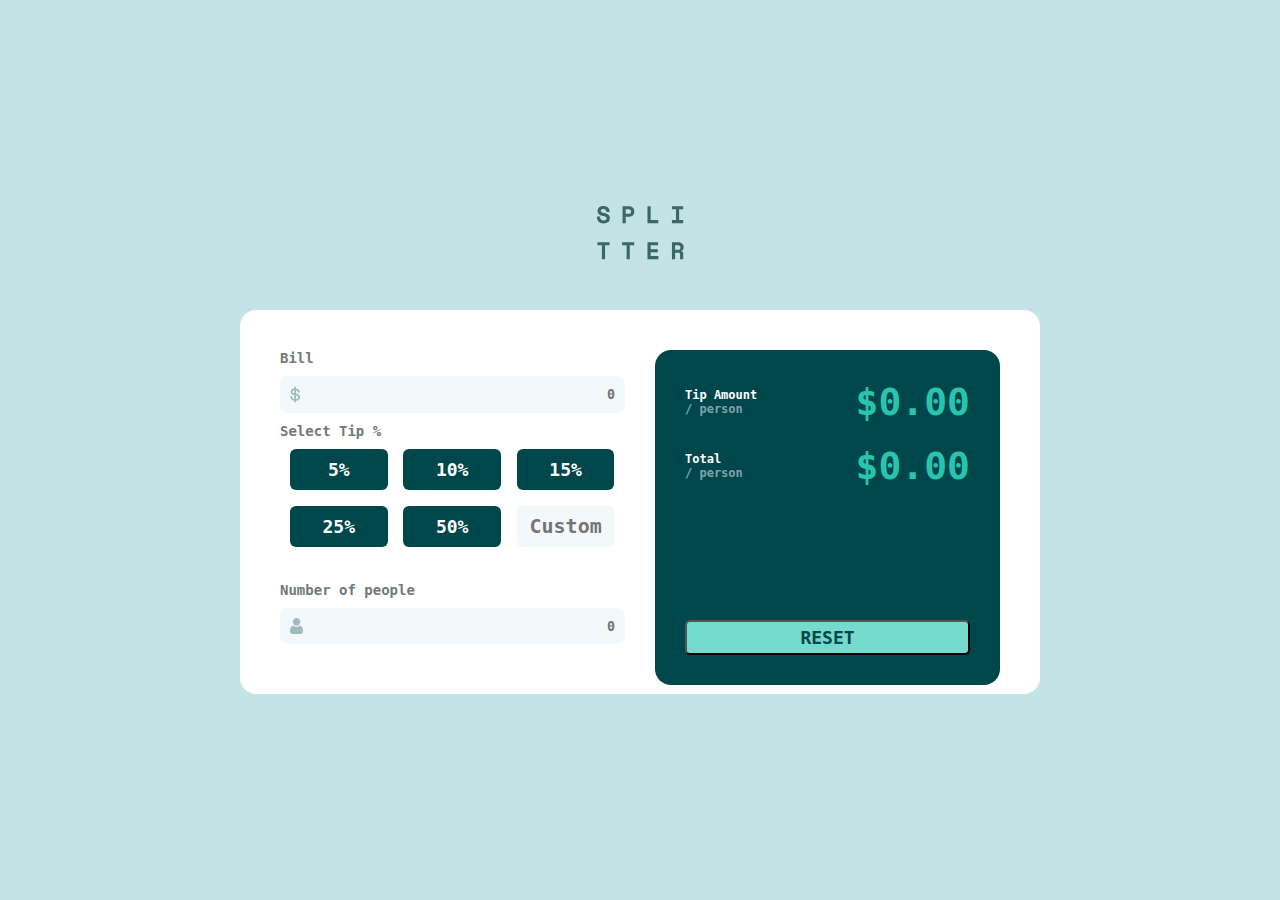
<file: semana-2/tip-calculator/index.html>
<!DOCTYPE html>
<html lang="en">
<head>
    <meta charset="UTF-8" />
    <meta name="viewport" content="width=device-width, initial-scale=1.0" />
    <title>Reto 2 - Tip Calculator</title>
    <link rel="preconnect" href="https://fonts.googleapis.com" />
    <link rel="preconnect" href="https://fonts.gstatic.com" crossorigin />
    <link
      href="https://fonts.googleapis.com/css2?family=Space+Mono:wght@400;700&display=swap"
      rel="stylesheet"
    />
    <link rel="stylesheet" href="./style.css"
</head>
<body>
 <main>
      <img src="./images/logo.svg" alt="" />
      <form>
        <div>
          <div>
            <label for="input-bill" class="text-title">Bill</label>
            <div class="container-input">
              <img src="./images/icon-dollar.svg" alt="" />
              <input id="input-bill" type="text" placeholder="0" />
            </div>
          </div>
          <div class="text-title">
            <p>Select Tip %</p>
            <div class="container-percentaje">
              <button>5%</button>
              <button>10%</button>
              <button>15%</button>
              <button>25%</button>
              <button>50%</button>
              <input type="text" placeholder="Custom" />
            </div>
          </div>
          <div>
            <label for="input-people"class="text-title">Number of people</label>
            <div  class="container-input">
              <img src="./images/icon-person.svg" alt="" />
              <input id="input-people" type="text" placeholder="0" />
            </div>
          </div>
        </div>
        <div>
          <div class="container-2do">
            <div class="cont">
              <div class="div_1">
                <div class="amount_1">
                  <p>Tip Amount</p>
                  <span>/ person</span>
                </div>
                <div class="precio_1">
                  <p>$0.00</p>
                </div>
              </div>
              <div class="div_2">
                <div class="amount_2">
                  <p>Total</p>
                  <span>/ person</span>
                </div>
                <div class="precio_2">
                  <p>$0.00</p>
                </div>
              </div>
            </div>
            <button>RESET</button>
          </div>
        </div>
      </form>
 </main>
</body>
</html>
</file>
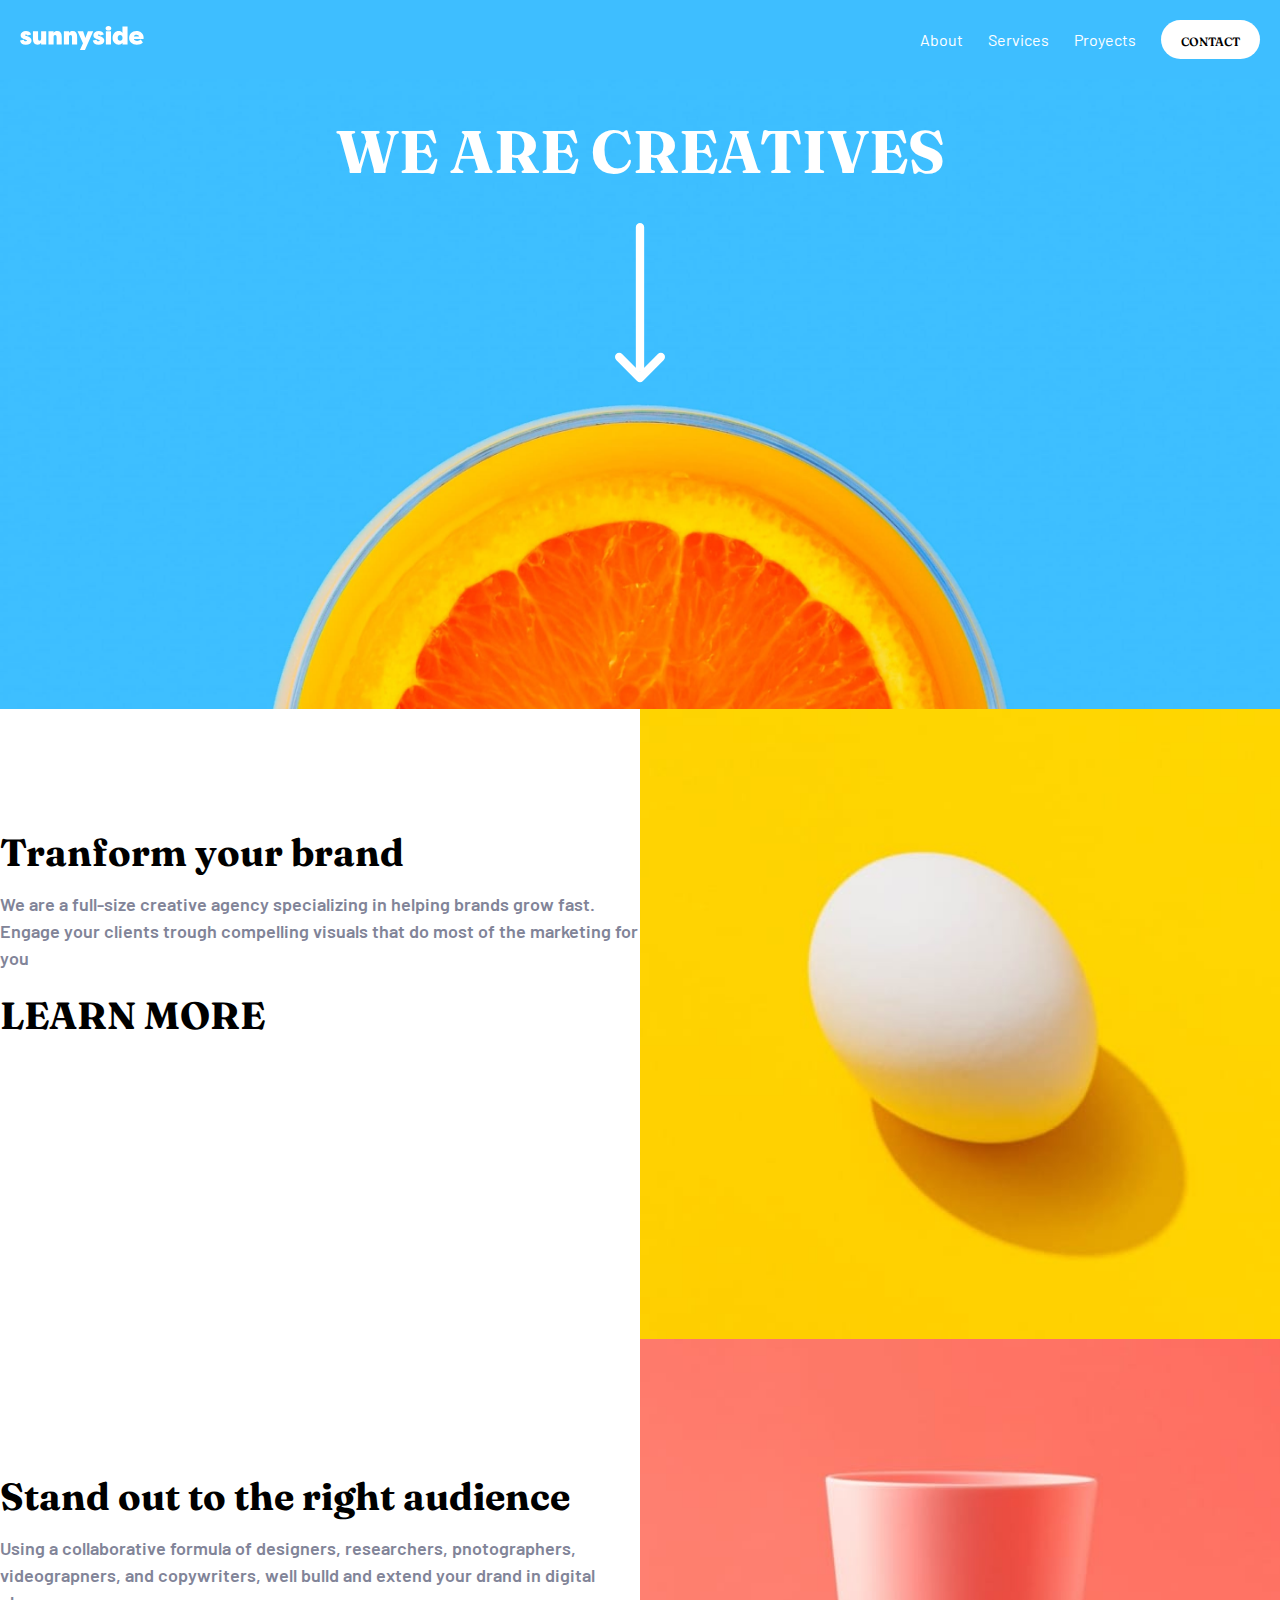
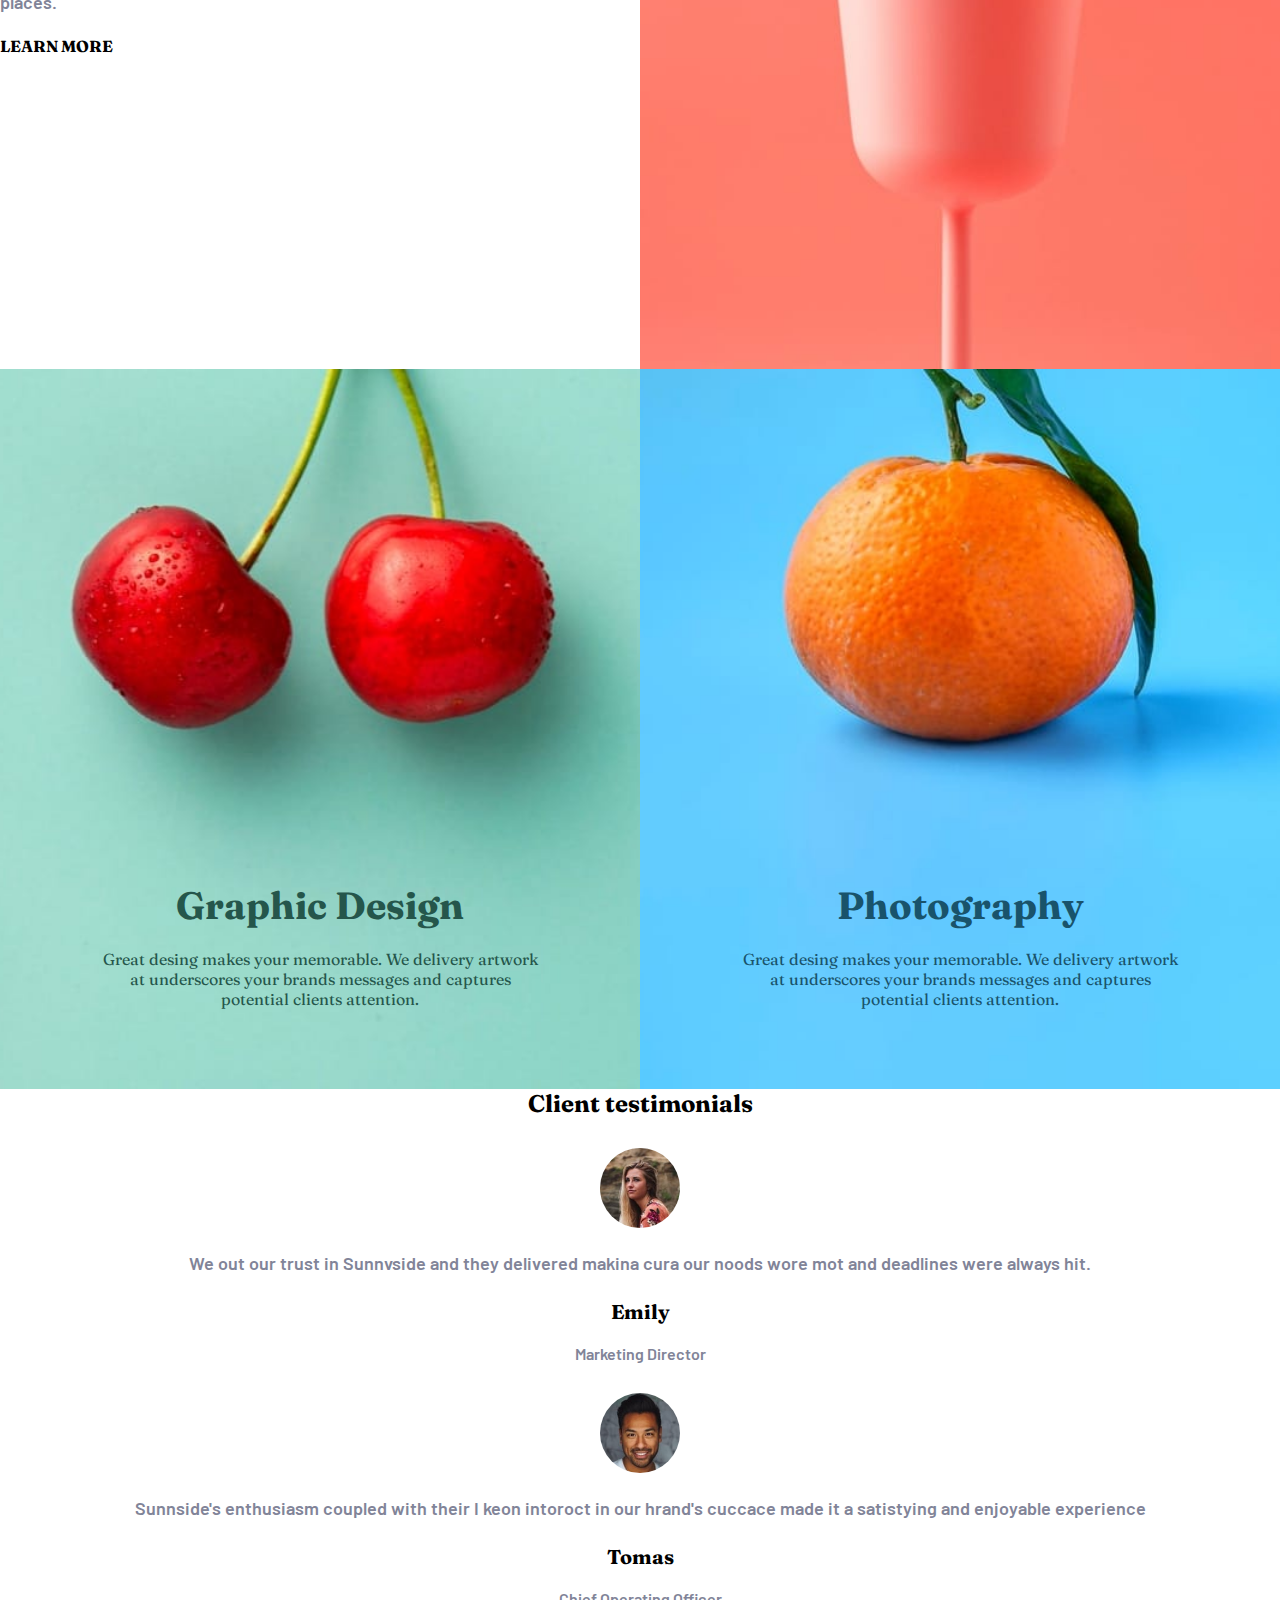
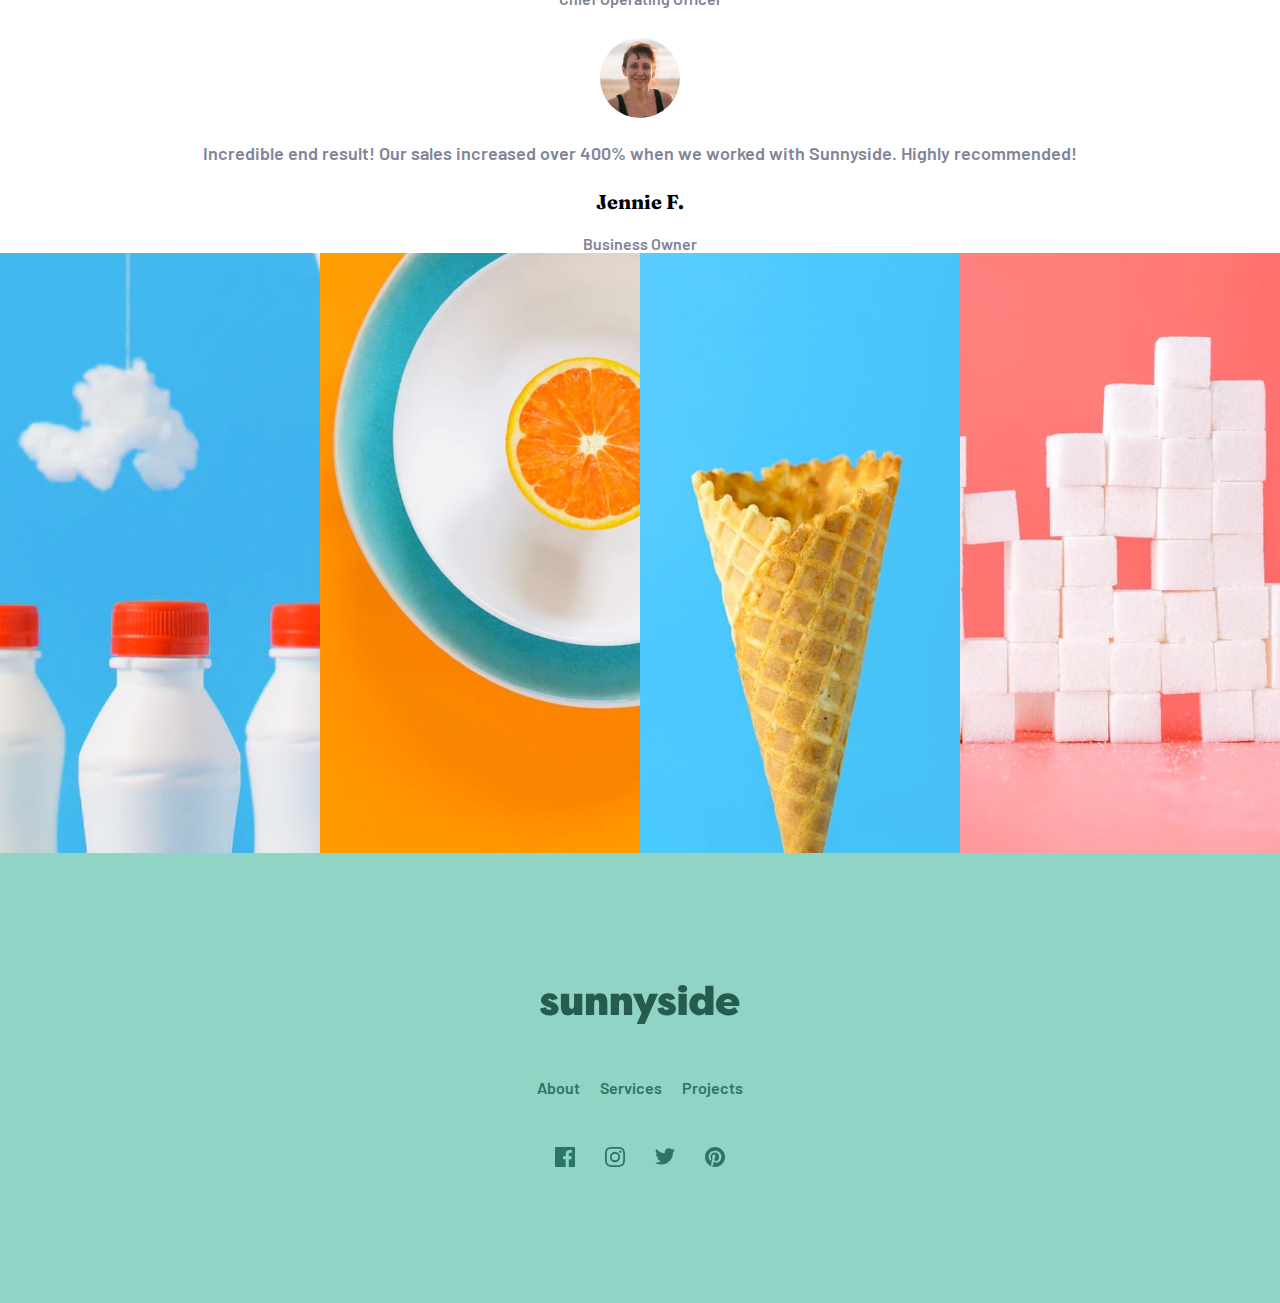
<file: semana-3/Ejercicio-1/index.html>
<!DOCTYPE html>
<html lang="en">
<head>
    <meta charset="UTF-8">
    <meta name="viewport" content="width=device-width, initial-scale=1.0">
    <title>Sunnyside challenge</title>

    <link rel="preconnect" href="https://fonts.googleapis.com">
    <link rel="preconnect" href="https://fonts.gstatic.com" crossorigin>
    <link href="https://fonts.googleapis.com/css2?family=Barlow:ital,wght@0,100;0,200;0,300;0,400;0,500;0,600;0,700;0,800;0,900;1,100;1,200;1,300;1,400;1,500;1,600;1,700;1,800;1,900&family=Fraunces:opsz,wght@9..144,100..900&family=Workbench&family=Zeyada&display=swap" rel="stylesheet">
    

    <link rel="stylesheet" href="./reset.css" >
    <link rel="stylesheet" href="./utils.css" >
    <link rel="stylesheet" href="./styles.css" >
    <link rel="stylesheet" href="./xl.css" >
</head>
<body>
    <nav class="nav">
        <div>
            <img src="./logo.svg" alt="" />
        </div>
        <div>
            <div>
                <button class="btn-menu">
                    <img src="./img/iconos/icon-hamburger.svg" alt="" />
                </button>
            </div>
            <div>
                <ul class="menu">
                    <li>
                        <a href="">About</a>
                    </li>
                    <li>
                        <a href="">Services</a>
                    </li>
                    <li>
                        <a href="">Proyects</a>
                    </li>
                    <li>
                        <a href="">Contact</a>
                    </li>
                </ul>
            </div>
        </div>
    </nav>
    <main class="bg-repeat bg-position bg-size">
        <h1>We are creatives</h1>
        <img class="arrow" src="./img/iconos/icon-arrow-down.svg" alt="" />
    </main>
    <section class="section-egg ">
        <div class="bg-egg  h-50 bg-repeat bg-position bg-size"></div>
        <div class="text-center container-egg text-xl h-50 flex">
            <div>
                <h2 class="text-xl"> Tranform your brand</h2>
                <p class="font-barlow">
                    We are a full-size creative agency specializing in helping brands grow fast.
                </p>
                <p class="font-barlow">
                    Engage your clients trough compelling visuals that do most of the marketing for you
                </p>
                    <div>
                        <a class="link" href="#">Learn more</a>
                    </div>
            </div>
        </div>
    </section>
    <section class="section-egg">
        <div class="bg-vas bg-repeat bg-position bg-size h-50"></div>
        <div class="text-center container-egg h-50 flex">
            <div>
                <h2 class="text-xl">Stand out to the right audience</h2>
                <p class="font-barlow">
                Using a collaborative formula of designers, researchers,
                pnotographers, videograpners, and copywriters, well bulld and extend
                your drand in digital places.
                </p>
                <a href="#" class="link">Learn more</a>    
            </div>
        </div>
    </section>
    <section class="container-fruits">
        <section id="cherry" class="bg-cherry text-center  bg-repeat bg-position bg-size flex">
            <div>
                <h2 class="text-xl">Graphic Design</h2>
                <p class="'font-barlow">
                Great desing makes your memorable. We delivery artwork at underscores your brands
                messages and captures potential clients attention.
                </p>
            </div>        
        </section>
        <section  id="orange" class="bg-orange text-center  bg-repeat bg-position bg-size flex">
            <div>
                <h2 class="text-xl"> Photography </h2>
                <p class="'font-barlow">
                Great desing makes your memorable. We delivery artwork at underscores your brands
                messages and captures potential clients attention.
                </p>
            </div>     
        </section>
    </section>
    <section class="sections-testimonials" id="testimonials">
        <h2 class="text-center">Client testimonials</h2>
        <div class="container-testimonials photos">
            <div >
                <img src="./img/people/image-emily.jpg" alt="" />
                <p class="font-barlow text-testimonial">
                    We out our trust in Sunnvside and they delivered makina cura our
                    noods wore mot and deadlines were always hit.
                </p>
                <h5 class="text-name-testimonial" > Emily</h5>
                <p class="font-barlow">Marketing Director</p>
            </div>
            <div>
                <img src="./img/people/image-thomas.jpg" alt="" />
                <p class="font-barlow text-testimonial">
                    Sunnside's enthusiasm coupled with their I keon intoroct in our
                    hrand's cuccace made it a satistying and enjoyable experience
                </p>
                <h5 class="text-name-testimonial">Tomas</h5>
                <p class="font-barlow">Chief Operating Officer</p>
            </div>
            <div >
                <img src="./img/people/image-jennie.jpg" alt="" />
                <p class="font-barlow text-testimonial">
                    Incredible end result! Our sales increased over 400% when we worked
                    with Sunnyside. Highly recommended!
                </p>
                <h5 class="text-name-testimonial">Jennie F.</h5>
                <p  class="font-barlow">Business Owner</p>
            </div>
        </div>
    </section>
    <section class="section-mini">
        <div class="bg-mini-milk bg-repeat bg-position bg-size"></div>
        <div class="bg-mini-orange bg-repeat bg-position bg-size"></div>
        <div class="bg-mini-cone bg-repeat bg-position bg-size"></div>
        <div class="bg-mini-sugar bg-repeat bg-position bg-size"></div>
    </section>
    <footer class="footer h-50">
        <div>
            <img class="footer-logo" src="./logo.svg" alt="" />
        </div>
        <div>
            <ul  class="font-barlow flex footer-menu">
                <li><a href="">About</a></li>
                <li><a href="">Services</a></li>
                <li><a href="">Projects</a></li>
            </ul>
        </div>
        <div  class="footer-social-media">
            <a href="">
                <img src="./img/iconos/icon-facebook.svg" alt="" />
            </a>
            <a href="">
                <img src="./img/iconos/icon-instagram.svg" alt="" />
            </a>
            <a href="">
                <img src="./img/iconos/icon-twitter.svg" alt="" />
            </a>
            <a href="">
                <img src="./img/iconos/icon-pinterest.svg" alt="" />
            </a>
        </div>
    </footer>
</body>
</html>
</file>
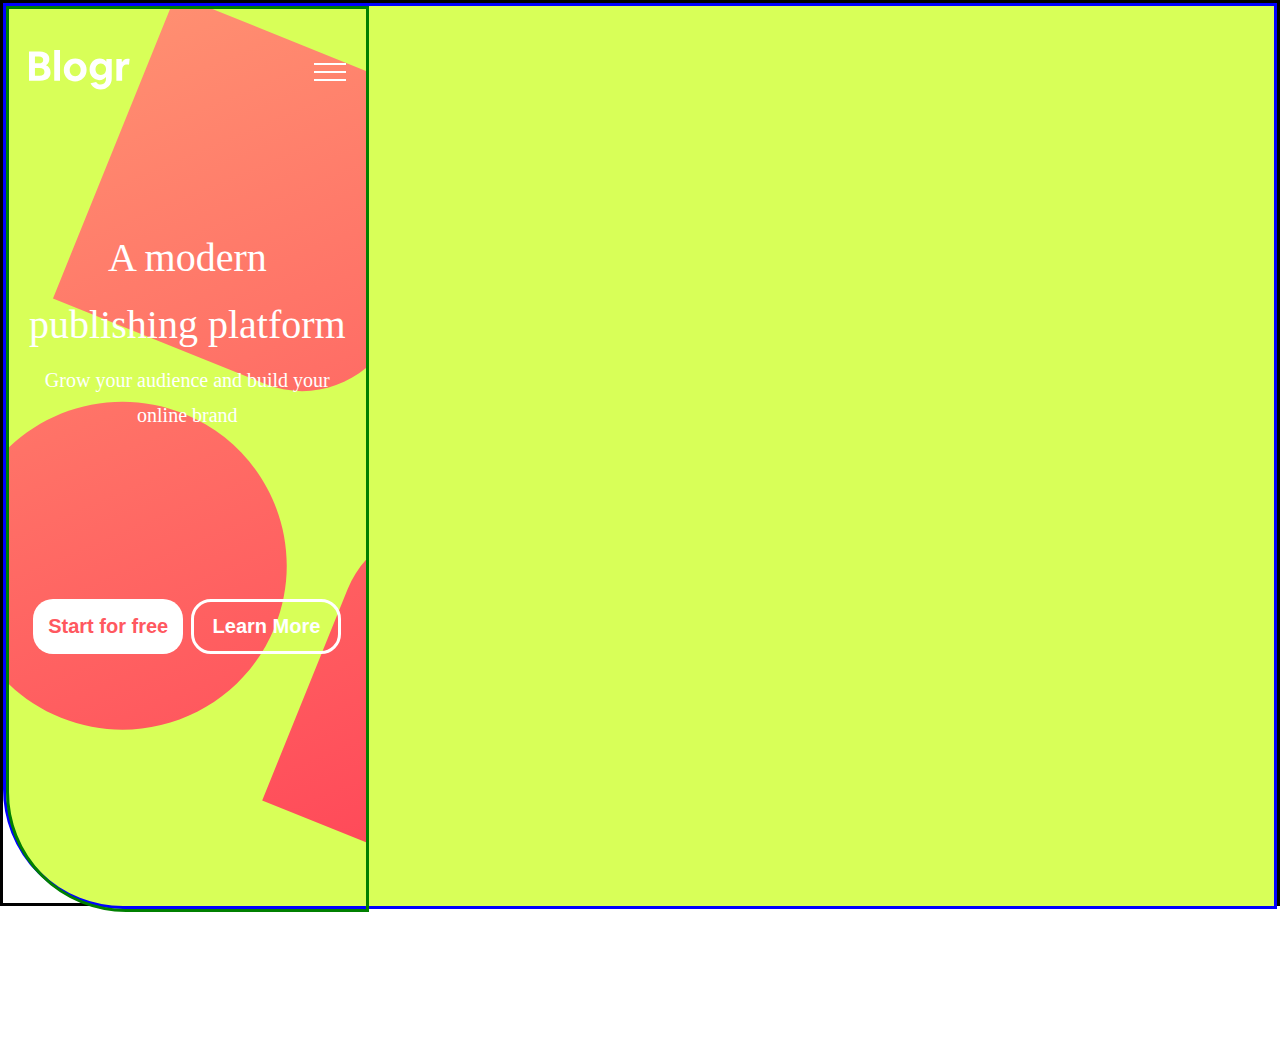
<file: semana-3/Ejercicio-2/index.html>
<!DOCTYPE html>
<html lang="en">

<head>
    <meta charset="UTF-8">
    <meta name="viewport" content="width=device-width, initial-scale=1.0">
    <title>Publising</title>
    <link rel="stylesheet" href="./style.css" </head>

<body>
    <main>
        <div class="sec-1">
            <div class="container-img">
                <nav class="nav">
                    <div>
                        <img class="logo" src="./img/logo.svg" alt="" />
                    </div>
                    <div>
                        <button class="btn-menu">
                            <img src="./img/iconos/icon-hamburger.svg" alt"" />
                        </button>
                        <div class="menu">
                            <ul>
                                <li>
                                    <a href="">Product </a>
                                </li>
                                <li>
                                    <a href="">Company</a>
                                </li>
                                <li>
                                    <a href="">Connect</a>
                                </li>
                            </ul>
                        </div>
                    </div>
                </nav>
                <div>
                    <div class="descrip-1">
                        <h2> A modern </h2>
                        <h2>publishing platform</h2>
                        <p>
                            Grow your audience and build your
                        </p>
                        <p>
                            online brand
                        </p>
                    </div>
                    <div class="button-start">
                        <button class="button1"> Start for free </button>
                        <button class="button2"> Learn More</button>
                    </div>
                </div>
            </div>
        </div>
    </main>
</body>

</html>
</file>
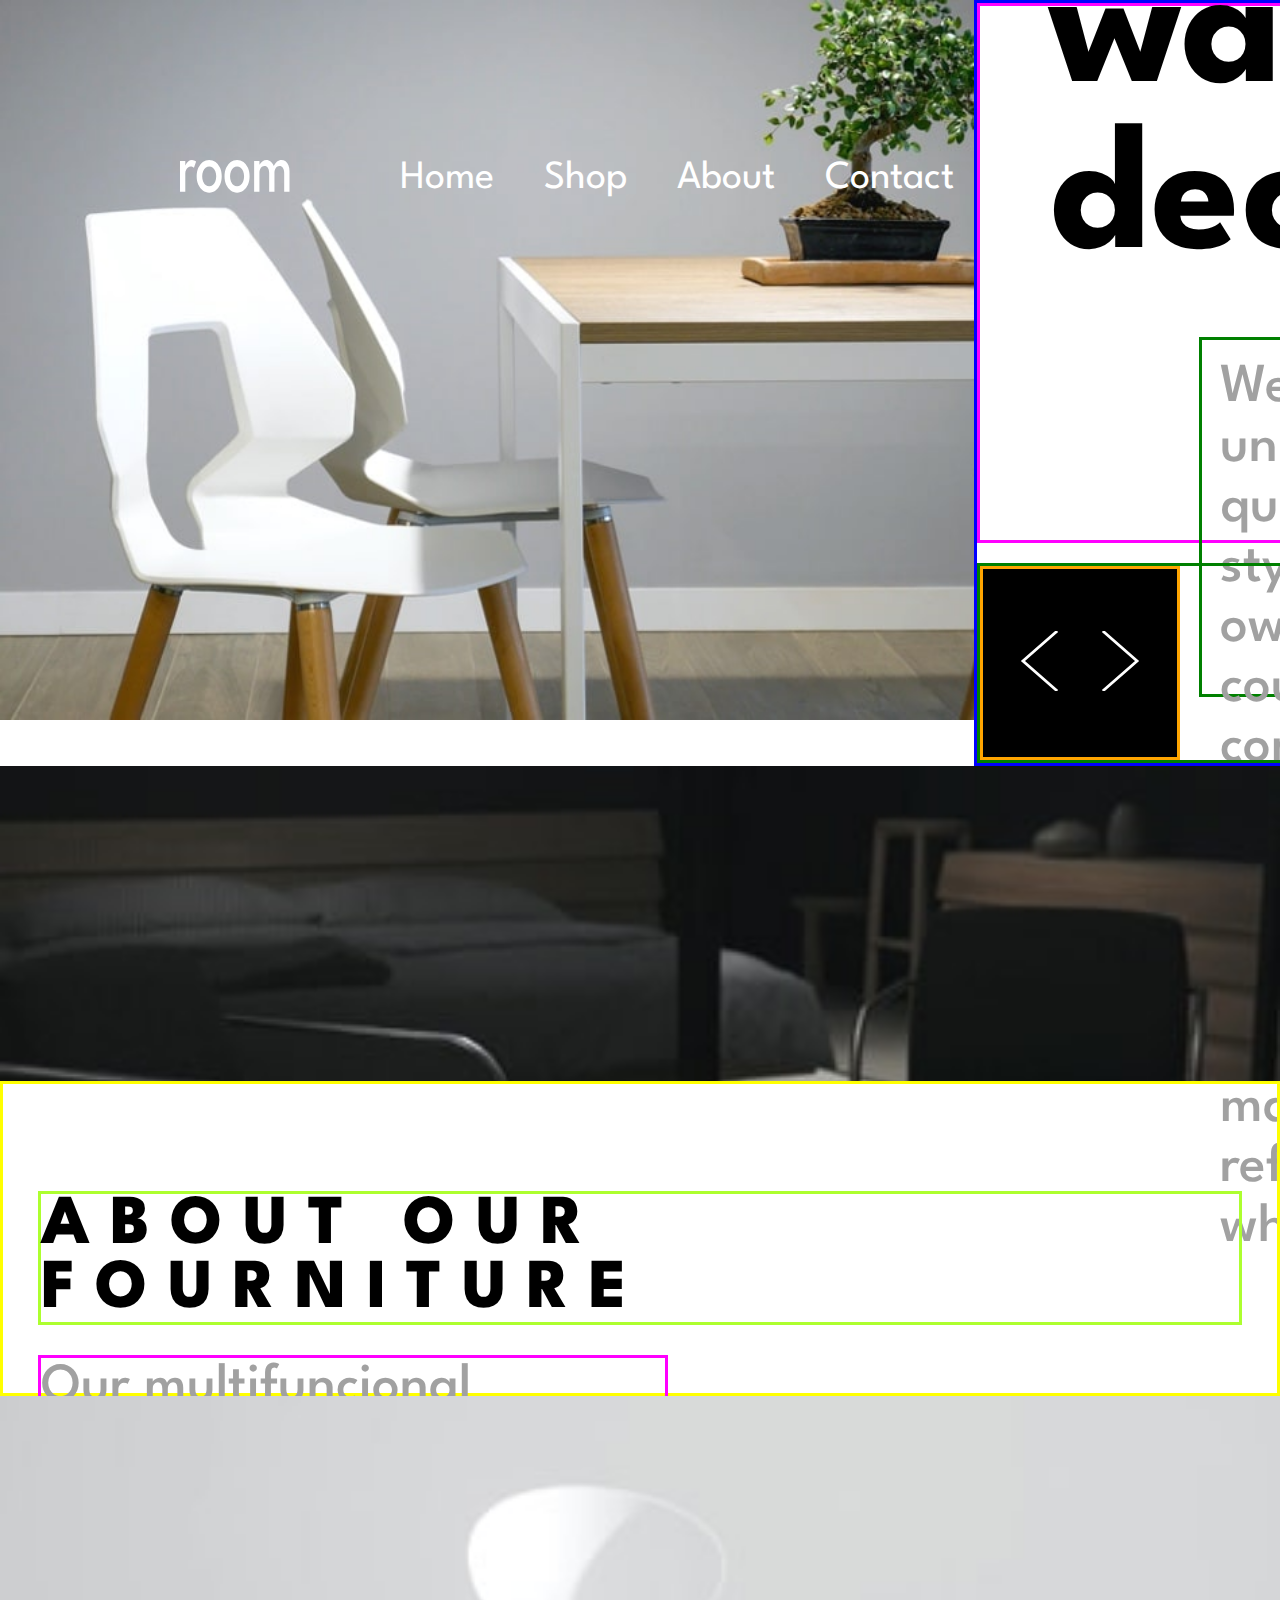
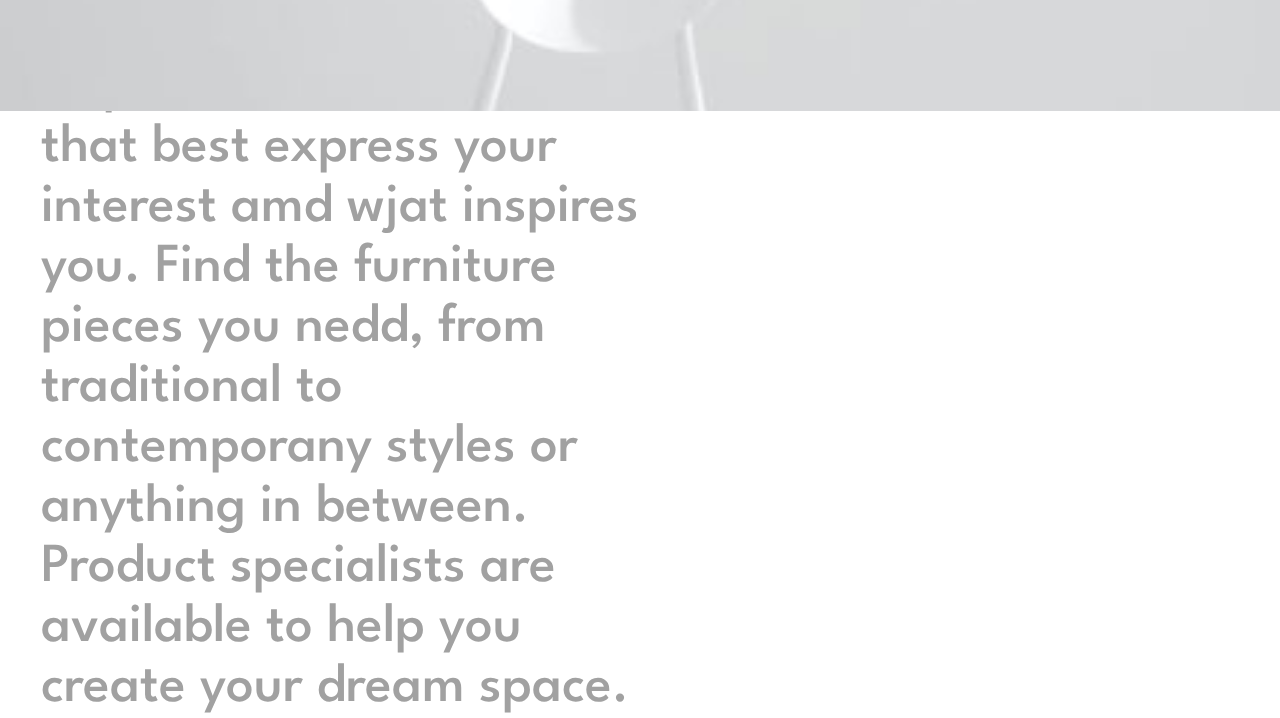
<file: semana-3/Ejercicio-3/index.html>
<!DOCTYPE html>
<html lang="en">
<head>
    <meta charset="UTF-8">
    <meta name="viewport" content="width=device-width, initial-scale=1.0">
    <title>Document</title>
    
    <link rel="preconnect" href="https://fonts.googleapis.com">
    <link rel="preconnect" href="https://fonts.gstatic.com" crossorigin>
    <link href="https://fonts.googleapis.com/css2?family=League+Spartan:wght@100..900&display=swap" rel="stylesheet">
    
    <link rel="stylesheet" href="./styles.css" >
</head>
<body>
    <main >
        <section class="container-1 direction">
            <nav>
                <div>
                    <div>
                        <button class="btn-menu">
                            <img src="./img/icon/icon-hamburger.svg" alt="" />
                        </button>
                        <div>
                            <ul class="menu">
                                <li>
                                    <a href="">Home</a>
                                </li>
                                <li>
                                    <a href="">Shop</a>
                                </li>
                                <li>
                                    <a href="">About</a>
                                </li>
                                <li>
                                    <a href="">Contact</a>
                                </li>
                            </ul>
                        </div>
                    </div>
                </div>
                <!-- <img class="imag" src="./img/logo.svg" alt="" /> -->
                <div>
                    <img class="imag"  src="./img/logo.svg" alt="" />
                </div>
            </nav>
            <div class="container-arrow1">
                <div class="arrows">
                    <div>
                        <a href="" >
                            <img src="./img/icon/icon-angle-left.svg" alt="" height="15px" />
                        </a>
                    </div>
                    <div>
                        <a href="" >
                            <img src="./img/icon/icon-angle-right.svg" alt=""height="15px" />
                        </a>
                    </div>
                </div>
            </div>
        </section>
        <section class="container-2 ">
            <div>
                <div>
                    <h2>Discover innovative</h2>
                    <h2>ways to decorate</h2>
                </div>
                <div class="League-spartan direction">
                    <p>
                        We providde unmatched quality,confort, and style for property owners across the country.
                        Our experts combine form and function in bringing your vision to life. Create a room in
                        your own style with our collection and make your property a reflection of you and what you love.
                    </p>
                </div>
                <div class="flecha">
                    <h3>SHOP NOW</h3>
                    <img class= "arrow_g"src="./img/icon/icon-arrow.svg" />
                </div>
            </div>
            <div>
                <div class="container-arrow2">
                    <div class="arrows">
                        <div>
                            <a href="" >
                                <img class="left" src="./img/icon/icon-angle-left.svg" alt="" height="15px" />
                            </a>
                        </div>
                        <div>
                            <a href="" >
                                <img class="rigth" src="./img/icon/icon-angle-right.svg" alt=""height="15px" />
                            </a>
                        </div>
                    </div>
                </div>
            </div>
        </section>
    </main>
    <section class="section-1">
        <section class="container-3 altura"></section>

        <section class="container-4 direction altura ">
         <div>
             <h3>ABOUT OUR FOURNITURE</h3>
             <p>
                Our multifuncional collection blends design audience and function to suit your individual taste.
                Make each room unique, or pick a choesive theme that best express your interest amd wjat inspires you.
                Find the furniture pieces you nedd, from traditional to contemporany styles or anything in between.
                Product specialists are available to help you create your dream space.
              </p>
         </div>
        </section>

        <section class="container-5 altura"></section>

    </section>
    
</body>
</html>
</file>
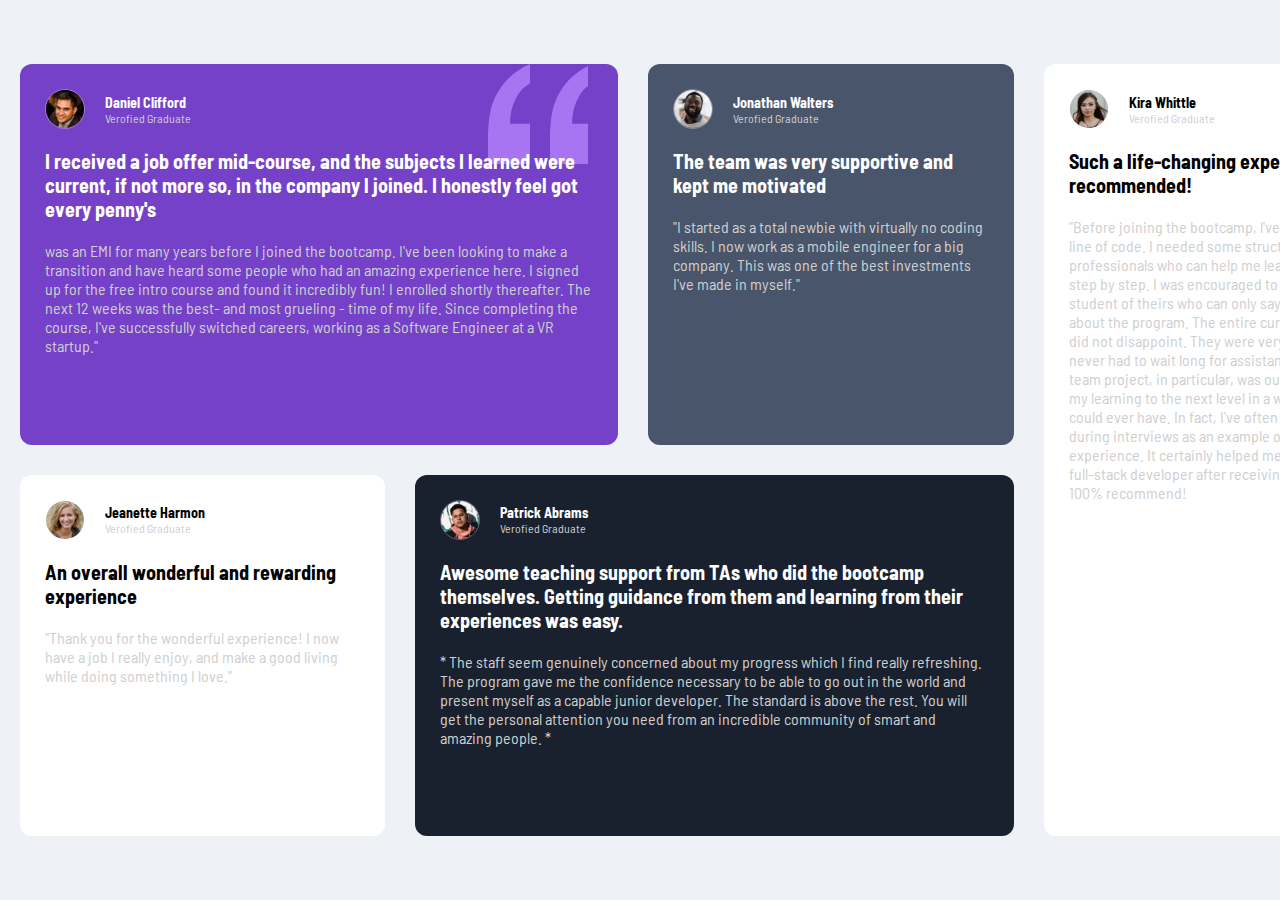
<file: semana-4/testimonials/index.html>
<!DOCTYPE html>
<html lang="en">

<head>
    <meta charset="UTF-8" />
    <meta name="viewport" content="width=device-width, initial-scale=1.0" />
    <title>Document</title>
    <link rel="preconnect" href="https://fonts.googleapis.com" />
    <link rel="preconnect" href="https://fonts.gstatic.com" crossorigin />
    <link
        href="https://fonts.googleapis.com/css2?family=Barlow+Semi+Condensed:ital,wght@0,100;0,200;0,300;0,400;0,500;0,600;0,700;0,800;0,900;1,100;1,200;1,300;1,400;1,500;1,600;1,700;1,800;1,900&display=swap"
        rel="stylesheet" />
    <link rel="stylesheet" href="./styles.css" />
</head>

<body>
    <main>
        <div class="container-daniel">
            <div class="container-profile">
                <img src="../testimonials/img/image-daniel.jpg" alt="" />
                <div>
                    <h3>Daniel Clifford</h3>
                    <p>Verofied Graduate</p>
                </div>
            </div>
            <h2 class="title">
                I received a job offer mid-course, and the subjects I learned were
                current, if not more so, in the company l joined. I honestly feel got
                every penny's
            </h2>
            <p class="description">
                was an EMI for many years before I joined the bootcamp. I've been
                looking to make a transition and have heard some people who had an
                amazing experience here. I signed up for the free intro course and
                found it incredibly fun! I enrolled shortly thereafter. The next 12
                weeks was the best- and most grueling - time of my life. Since
                completing the course, I've successfully switched careers, working as
                a Software Engineer at a VR startup."
            </p>
        </div>
        <div class="container-jonathan">
            <div class="container-profile">
                <img src="../testimonials/img/image-jonathan.jpg" alt="" />
                <div>
                    <h3>Jonathan Walters</h3>
                    <p>Verofied Graduate</p>
                </div>
            </div>
            <h2 class="title">
                The team was very supportive and kept me motivated
            </h2>
            <p class="description">
                "I started as a total newbie with virtually no coding skills. I now
                work as a mobile engineer for a big company. This was one of the best
                investments I've made in myself."
            </p>
        </div>
        <div class="container-jeanette">
            <div class="container-profile">
                <img src="../testimonials/img/image-jeanette.jpg" alt="" />
                <div>
                    <h3>Jeanette Harmon</h3>
                    <p>Verofied Graduate</p>
                </div>
            </div>
            <h2 class="title">An overall wonderful and rewarding experience</h2>
            <p class="description">
                "Thank you for the wonderful experience! I now have a job I really
                enjoy, and make a good living while doing something I love."
            </p>
        </div>
        <div class="container-patrick">
            <div class="container-profile">
                <img src="../testimonials/img/image-patrick.jpg" alt="" />
                <div>
                    <h3>Patrick Abrams</h3>
                    <p>Verofied Graduate</p>
                </div>
            </div>
            <h2 class="title">
                Awesome teaching support from TAs who did the bootcamp themselves.
                Getting guidance from them and learning from their experiences was
                easy.
            </h2>
            <p class="description">
                * The staff seem genuinely concerned about my progress which I find
                really refreshing. The program gave me the confidence necessary to be
                able to go out in the world and present myself as a capable junior
                developer. The standard is above the rest. You will get the personal
                attention you need from an incredible community of smart and amazing
                people. *
            </p>
        </div>
        <div class="container-kira">
            <div class="container-profile">
                <img src="./img/image-kira.jpg" alt="" />
                <div>
                    <h3>Kira Whittle</h3>
                    <p>Verofied Graduate</p>
                </div>
            </div>
            <h2 class="title">
                Such a life-changing experience. Highly recommended!
            </h2>
            <p class="description">
                "Before joining the bootcamp, l've never written a line of code. I
                needed some structure from professionals who can help me learn
                programming step by step. I was encouraged to enroll by a former
                student of theirs who can only say wonderful things about the program.
                The entire curriculum and staff did not disappoint. They were very
                hands-on and I never had to wait long for assistance. The agile team
                project, in particular, was outstanding. It took my learning to the
                next level in a way that no tutorial could ever have. In fact, I've
                often referred to it during interviews as an example of my developent
                experience. It certainly helped me land a job as a full-stack
                developer after receiving multiple offers. 100% recommend!
            </p>
        </div>
    </main>
</body>

</html>
</file>
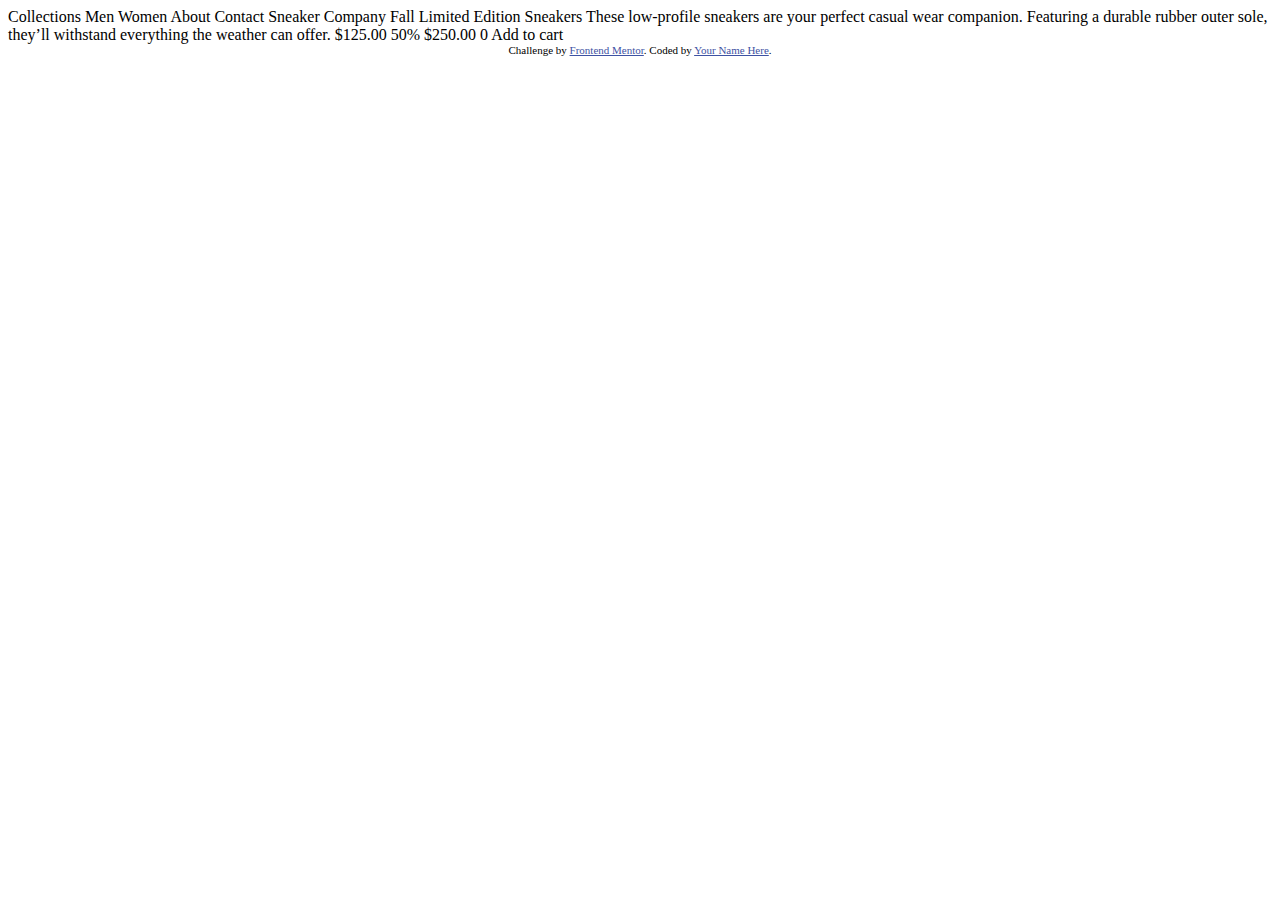
<file: semana-4/ecommerce-product-page-main/ecommerce-product-page-main/index.html>
<!DOCTYPE html>
<html lang="en">
<head>
  <meta charset="UTF-8">
  <meta name="viewport" content="width=device-width, initial-scale=1.0"> <!-- displays site properly based on user's device -->

  <link rel="icon" type="image/png" sizes="32x32" href="./images/favicon-32x32.png">
  
  <title>Frontend Mentor | E-commerce product page</title>

  <!-- Feel free to remove these styles or customise in your own stylesheet 👍 -->
  <style>
    .attribution { font-size: 11px; text-align: center; }
    .attribution a { color: hsl(228, 45%, 44%); }
  </style>
</head>
<body>

  Collections
  Men
  Women
  About
  Contact

  Sneaker Company

  Fall Limited Edition Sneakers

  These low-profile sneakers are your perfect casual wear companion. Featuring a 
  durable rubber outer sole, they’ll withstand everything the weather can offer.

  $125.00
  50%
  $250.00

  0
  Add to cart
  
  <div class="attribution">
    Challenge by <a href="https://www.frontendmentor.io?ref=challenge" target="_blank">Frontend Mentor</a>. 
    Coded by <a href="#">Your Name Here</a>.
  </div>
</body>
</html>
</file>
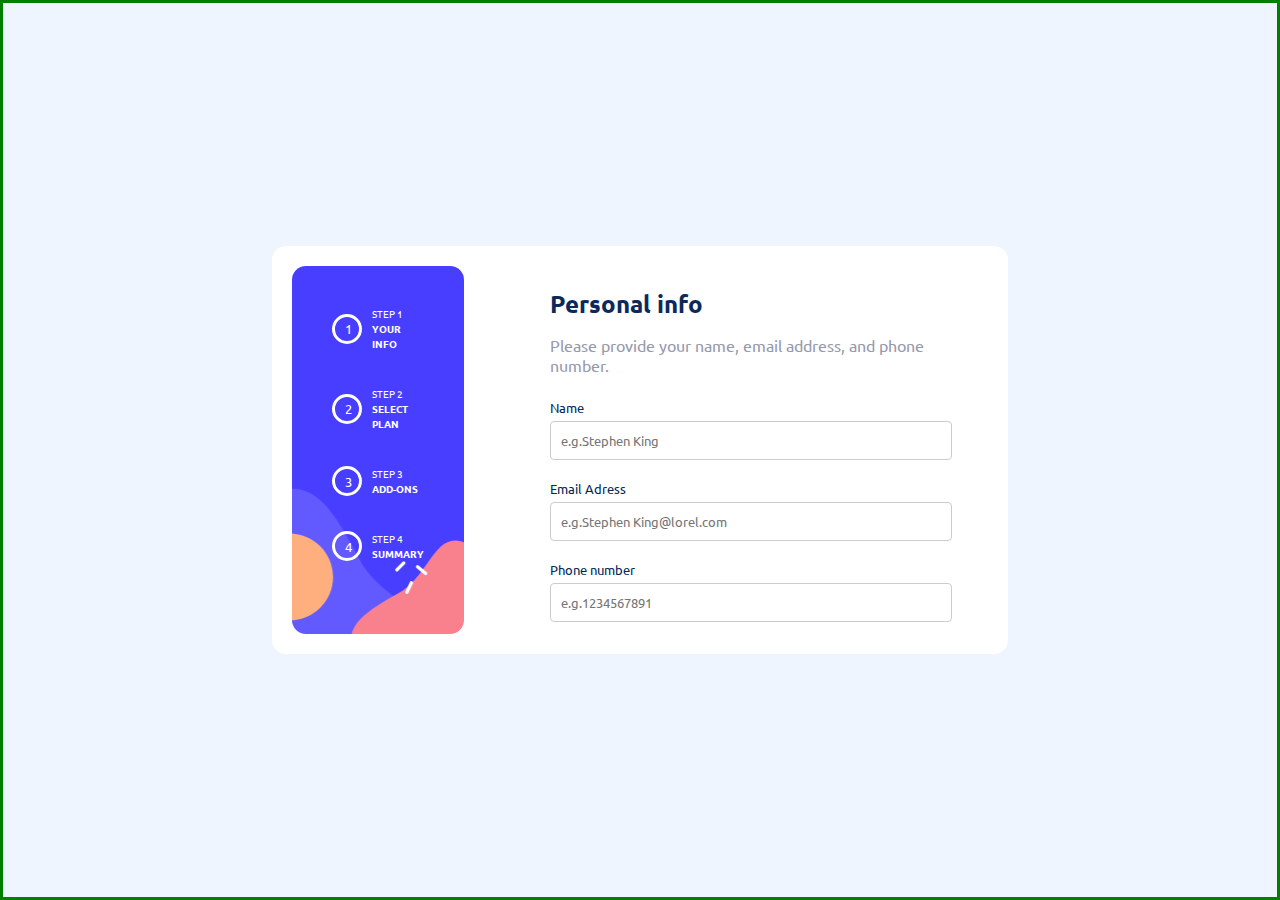
<file: semana-4/multi-step-form-main_1/multi-step-form-main/index.html>
<!DOCTYPE html>
<html lang="en">
  <head>
    <meta charset="UTF-8" />
    <meta name="viewport" content="width=device-width, initial-scale=1.0" />
    <title>Multi step form - challenge</title>
    <link rel="stylesheet" href="../multi-step-form-main/style.css" />
    <link rel="stylesheet" href="./font.css"> 
    <link rel="stylesheet" href="./xl.css" >

  </head>
  <body>
    <main>
      <form>
        <div class="container">
          <section class = "container-steps">
            <ul>
              <li>
                <button class="step-button">1</button>
              </li>
              <li>
                <button class="step-button">2</button>
              </li>
              <li>
                <button class="step-button">3</button>
              </li>
              <li>
                <button class="step-button">4</button>
              </li>
            </ul>
          </section>
          <section class="container-menu-desktop">
            <div>
              <div><button class="step-button">1</button></div>
              <div>
                <span class="step-title">STEP 1</span>
                <span class="step-info"> YOUR INFO</span>
              </div>
            </div>
            <div>
              <div><button class="step-button">2</button></div>
              <div>
                <span class="step-title">STEP 2</span>
                <span class="step-info"> SELECT PLAN</span>
              </div>
            </div>
            <div>
              <div><button class="step-button">3</button></div>
              <div>
                <span class="step-title">STEP 3</span>
                <span class="step-info"> ADD-ONS</span>
              </div>
            </div>
            <div>
              <div><button class="step-button">4</button></div>
              <div>
                <span class="step-title">STEP 4</span>
                <span class="step-info"> SUMMARY</span>
              </div>
            </div>
          </section>
          <section class="container-info">
            <div>
              <h2 class="title">Personal info</h2>
              <p class="text">Please provide your name, email address, and phone number.</p>
            </div>
            <div class="container-form">
              <div>
                <label for ="input name" >Name</label>
                <input id="input name"  type="text"  placeholder="e.g.Stephen King"/>
              </div>
              <div>
                <label for ="input-email" >Email Adress</label>
                <input  id="input-email" type="email" placeholder="e.g.Stephen King@lorel.com" />
              </div>
              <div>
                <label for ="input-phone-number" >Phone number</label>
                <input  id="input-phone-number" type="text" placeholder="e.g.1234567891" />
              </div>

            </div>
          </section>
        </div>
        <div class="footer">
          <button class="next-button">Next Step</button>
        </div>
      </form>
    </main>
  </body>
</html>
</file>
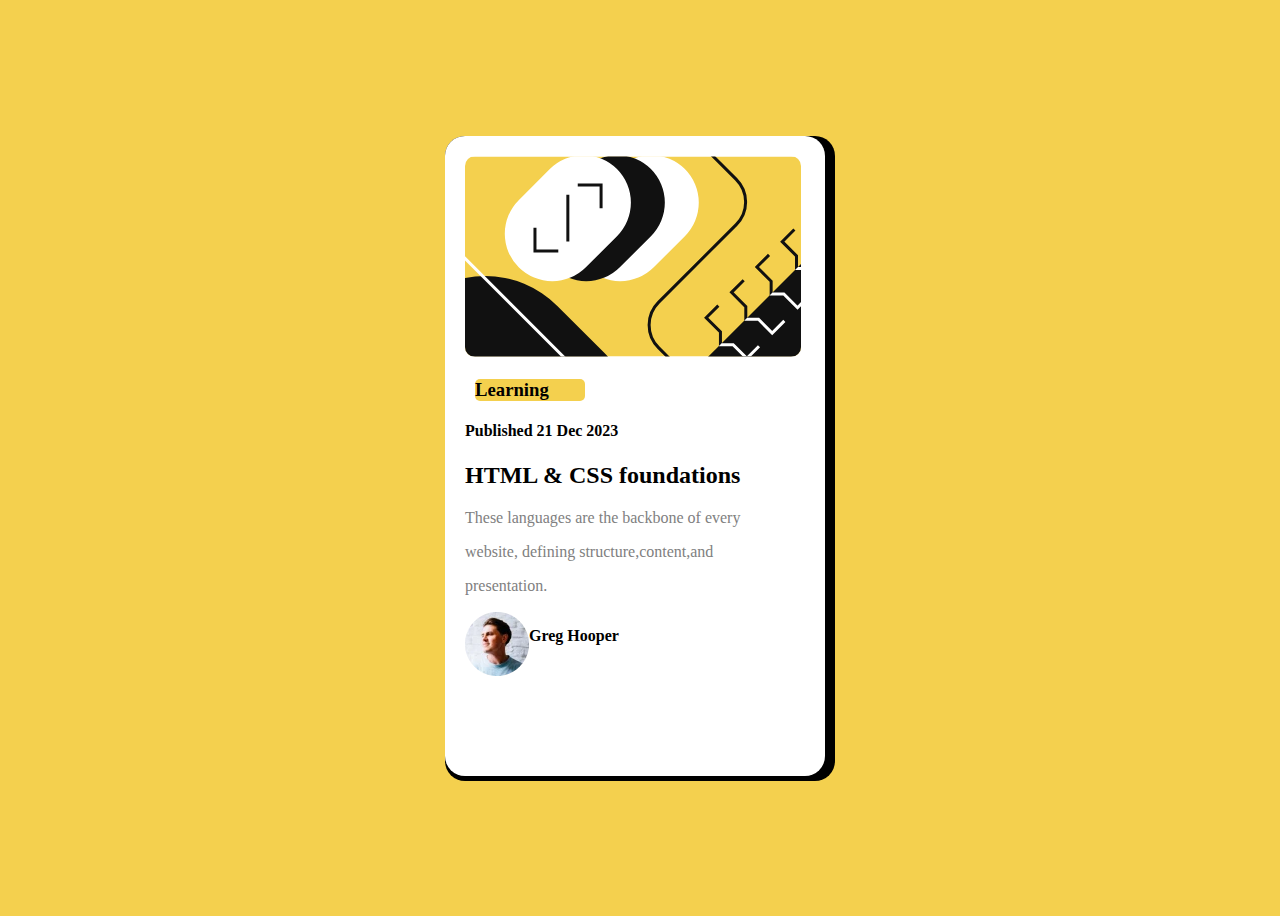
<file: retos_p/index_p.html>
<!DOCTYPE html>
<html lang="en">
<head>
    <meta charset="UTF-8">
    <meta name="viewport" content="width=device-width, initial-scale=1.0">
    <title>Document</title>
    <link rel="stylesheet" href="./styles_p.css" />
</head>
<body>
    <main>
        <div id = "capa1">
            <div id = "capa2">
                <img src = "./imagenes/illustration-article.svg" alt = "imag" />
                <div id ="capa3">
                    <h3> <b>Learning</b></h3>
                
                </div>
                <h4>Published 21 Dec 2023</h4>
                <h2>HTML & CSS foundations</h2>

                <div id = "capa5">
                    <p>These languages are the backbone of every</p>
                    <p>website, defining structure,content,and</p>
                    <p>presentation.</p>
                
                </div>

                <div id="capa4">
                    <img src = "./imagenes/image-avatar.webp" alt = "imag2" />
                    <p><b>Greg Hooper</b></p>
                </div>
            </div>
        </div>
    </main>

</body>
</html>
</file>
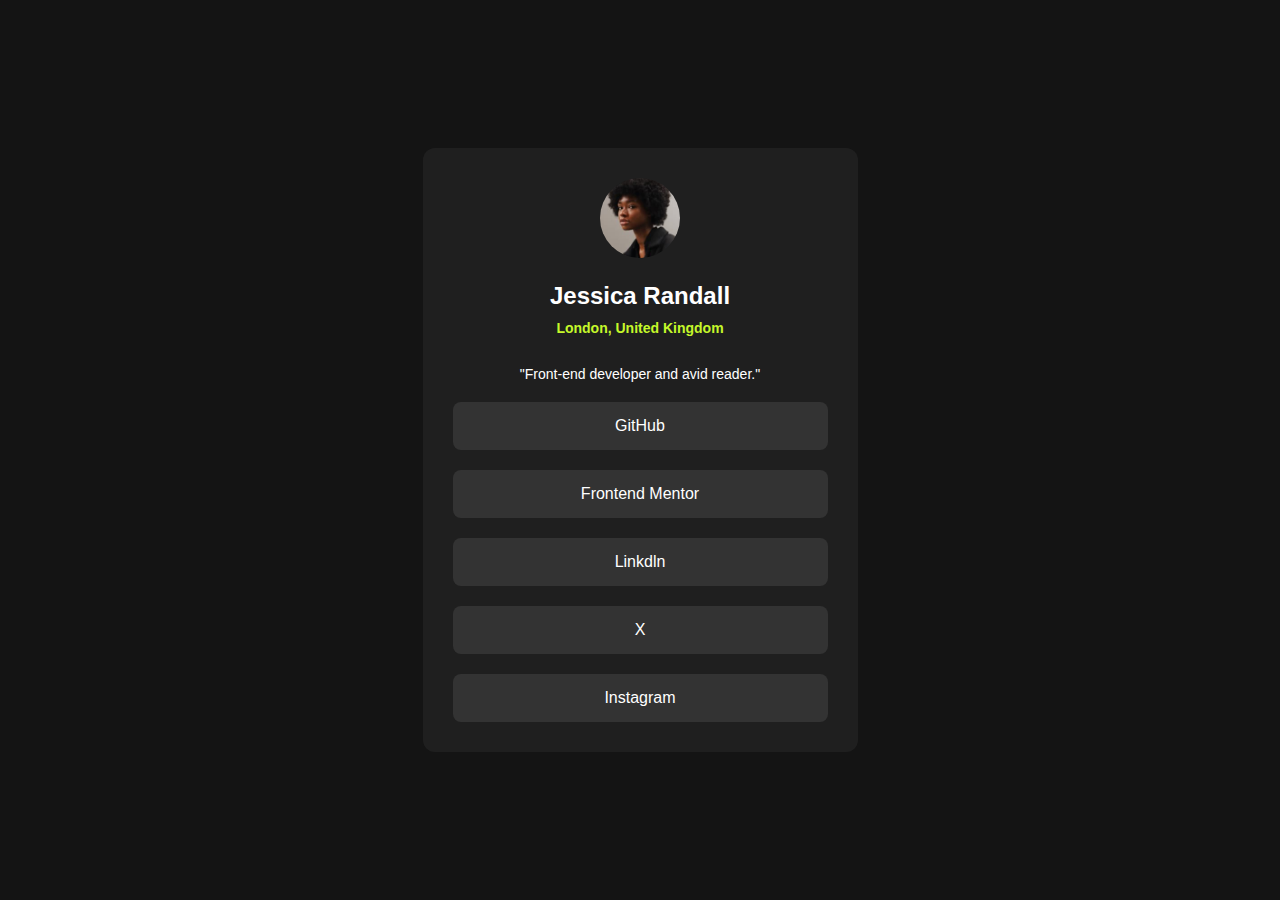
<file: semana-1/reto-1.html>
<!DOCTYPE html>
<html lang="en">
  <head>
    <meta charset="UTF-8" />
    <meta name="viewport" content="width=device-width, initial-scale=1.0" />
    <title>Codigo 18 - Reto 1</title>
    <!-- Se tiene que vincular el folder del css -->
    <link rel="stylesheet" href="./styles.css" />
  </head>
  <body>
    <main>
      <div>
        <img src="./images/avatar-jessica.jpeg" alt="Imagen de Perfil de Jessica Randall"
        height= "80px" weight= "80px"  />
        <h1> Jessica Randall</h1>
        <h2>London, United Kingdom</h2>
        <p>"Front-end developer and avid reader." </p> 
        <ul>
            <li> <a href = "https://youtube.com"target = "_blank"> GitHub </a></li>
            <li> <a href = "https://youtube.com"target = "_blank"> Frontend Mentor </a> </li>
            <li> <a href = "https://youtube.com"target = "_blank"> Linkdln </a></li>
            <li> <a href = "https://youtube.com"target = "_blank">X</a></li>
            <li> <a href = "https://youtube.com"target = "_blank"> Instagram</a></li>
        </ul>
      </div>
    </main>
  </body>
</html>
</file>
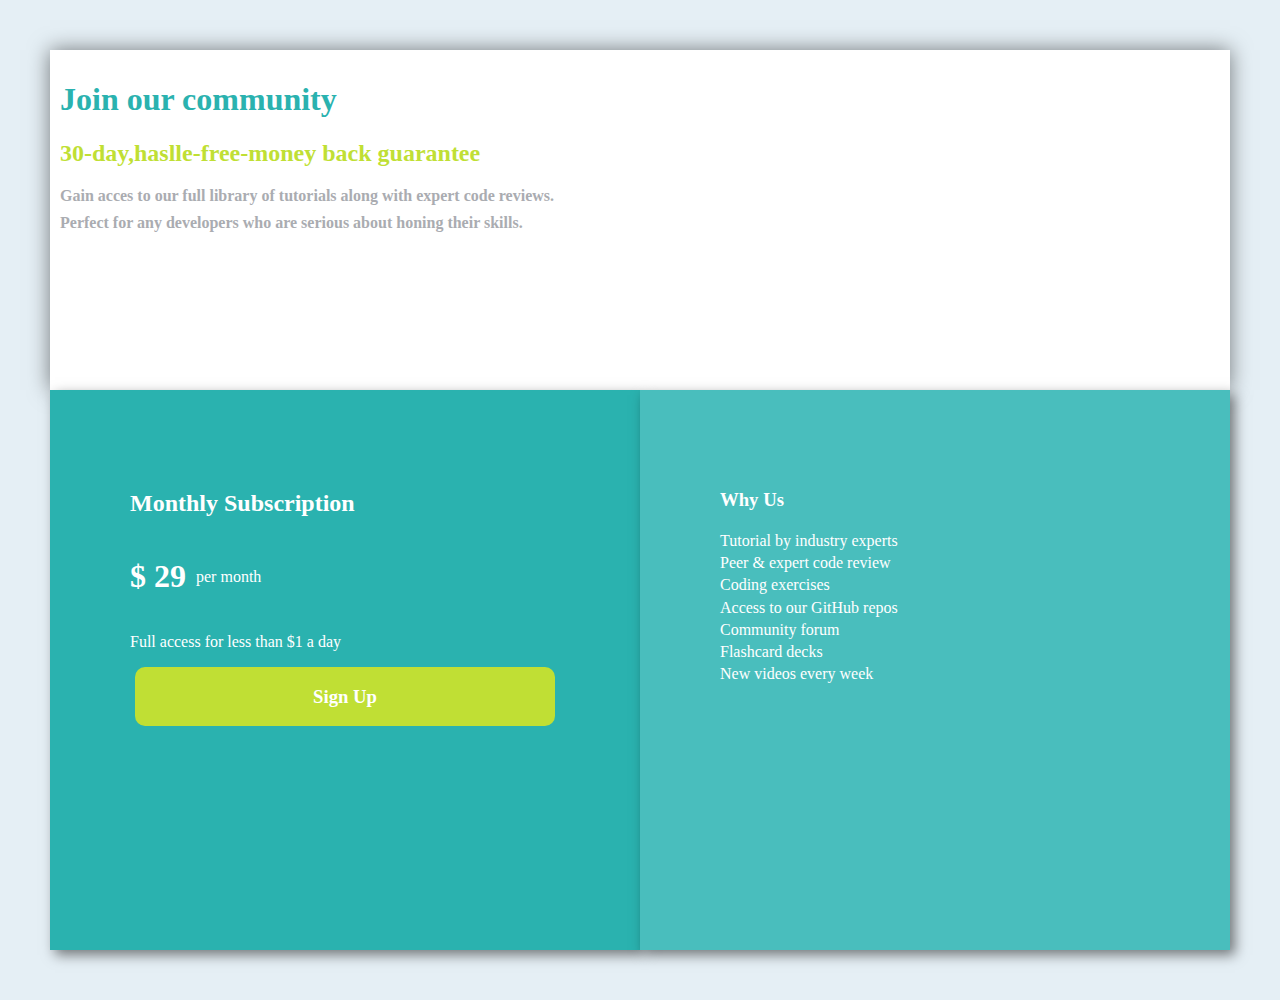
<file: retos_p/reto2/reto_2/index_3.html>
<!DOCTYPE html>
<html lang="en">
<head>
    <meta charset="UTF-8">
    <meta name="viewport" content="width=device-width, initial-scale=1.0">
    <title>Document</title>
    <link rel="stylesheet" href="./styles_3.css" />
    
</head>

<body>
    <main class="contenedor">
        <div id="capa1">
            <h1>Join our community</h1>
            <h2>30-day,haslle-free-money back guarantee</h2>
            <h4>Gain acces to our full library of tutorials along with expert code reviews.</h4>
            <h4>Perfect for any developers who are serious about honing their skills. </h4>
        </div>



        <div id="capa3">
            <div>
                <h2>Monthly Subscription</h2>
                <div id = "div1">
                    <h1> $ 29</h1>
                    <p> per month</p>
                </div>
                <p>Full access for less than $1 a day</p>                        
                <div id = "div2">
                    <h3>Sign Up</h3>
                </div>
            </div>
        </div>



        <div id="capa4">
                <h3>Why Us</h3>
                <p>Tutorial by industry experts</p>
                <p>Peer & expert code review</p>
                <p>Coding exercises</p>
                <p>Access to our GitHub repos</p>
                <p>Community forum</p>
                <p>Flashcard decks</p>
                <p>New videos every week</p>
        </div>
    </main>    
</body>
</html>
</file>
<file: semana-2/tip-calculator/style.css>
*{
    margin: 0;
    padding: 0;
    box-sizing: border-box;
}

body {
    font-family: "Space-Mono", monospace;
    font-weight: bold;
    background-color:#C3E3E6;

}



input,
button{
    font-family: "Space-Mono", monospace;
    font-weight: bold;
}

main{
    display: flex;
    flex-direction: column;
    justify-content:center ;
    height: 100vh;
    align-items: center;
    gap: 50px;
}

form{
    display: flex;
    background-color:#fff ;
    padding: 40px;
    border-radius: 16px;
    gap: 30px;
    width: 800px;

}

form > div{
    flex: 1; /* o with:50% */
}


.container-input{
    display: flex;
    align-items: center;
    justify-content: space-between;
    border: solid;
    padding: 10px;
    border-radius: 8px;
    border: transparent;
    background-color:#F3F8FB ;
    gap: 20px;
    margin-top: 10px;
    margin-bottom: 10px;

}

.container-input > input {
    border: none;
    outline: none;  /* remover el border exterior */
    text-align: right;
    background-color:transparent ;
    border: transparent;
}
.text-title{
    font-size: 14px;
    color:#717978;
    display: block;
    margin-bottom: 10px;
    margin-bottom: 10px;

}

.container-percentaje{
    display: flex;
    flex-wrap: wrap;
    gap: 4.9%;
    padding: 10px;
}

.container-percentaje > input{
    border-radius: 5px;
    background-color:#F3F8FB;
    color:#717978;
    text-align: center;
    font-size: 20px;
    border: transparent;


}
.container-percentaje > *{
    width: 30%;
    margin-bottom: 4.9%;

}

.container-percentaje > button{
    background-color:#00474B  ;
    color: #fff;
    border: none;
    padding: 10px;
    font-size: 18px;
    border-radius: 6px;
    cursor:pointer;

}

.container-2do{
    display: flex;
    padding: 30px;
    flex-direction: column;
    justify-content: space-between;
    background-color: #00474B;
    border-radius: 16px;
    color: #fff;
    height: 110%;
}
.cont{
    display: flex;
    flex-direction: column;
    gap: 20px;
}
.div_1{
    display: flex;
    justify-content: space-between;
    align-items: center;
}

.amount_1 {
    font-size: 12px;
}

.amount_1 > span{
    color:#7DA3AB;
}

.precio_1 {
    font-size: 38px;
    color: rgb(40,196,175);
}

.div_2{
    display: flex;
    justify-content: space-between;
    align-items: center;
}

.amount_2 {
    font-size: 12px;
}

.amount_2 > span{
    color:#7DA3AB;
}

.precio_2 {
    font-size: 38px;
    color: rgb(40,196,175);
}

.container-2do > button{
    padding: 5px;
    border-radius: 5px;
    font-size: 18px;
    color:#00474B;
    background-color: rgb(116, 218, 204) ;

}
</file>
<file: semana-3/Ejercicio-1/utils.css>
.flex {
    display: flex;
  }

.font-barlow{
    font-family: "Barlow";sans-serif;
    font-weight: 600 ;

}

.text-center{
    text-align: center;
}

.h-50 {
    height: 50vh !important;
  }

.bg-repeat{
    background-repeat:no-repeat !important; 
}

.bg-position{
    background-position: center !important;
}
.bg-size{
    background-size:cover !important;
}

.text-xl{
    font-size: 38px !important;
}
</file>
<file: semana-3/Ejercicio-1/styles.css>
.nav{
    background-color:rgb(62,190,255) ;
    display: flex;
    justify-content: space-between;
    align-items: center;
    padding: 20px;
}

.btn-menu{
    background-color: transparent;
    border: none;
    cursor:pointer;

}

.menu{
    display: none;
}

.text-xl {
    font-size: 38px !important;
  }
  
main{
    background: url('..//Ejercicio-1/img/movile/image-header.jpg');
    /* background-repeat: no-repeat;
    background-position: center;
    background-size: cover; */
     height: 70vh;
}

h1{
    color: white;
    text-align: center;
    text-transform: uppercase;
    font-size: 60px;
    padding-top: 35px;
}

.arrow{
    display: block;
    margin: auto;
    height: 160px;
    margin-top: 35px;

}

.bg-egg{
    /* flex: 1; */
    background: url('../Ejercicio-1/img/movile/image-transform.jpg');
    /* background-repeat: no-repeat;
    background-position: center;
    background-size: cover; */
    /* height: 100% !important;  */

}

.container-egg{
    /* height: 50vh; */
    /* display: flex; */
    flex-direction: column;
    justify-content: center;
    padding: 16px;

}

.container-egg > div > h2{
    /* font-size: 38px; */
    margin-bottom: 15px;
}

.container-egg > div > p{
    font-size: 18px;
    line-height: 1.5;
    color: hsl(232,10%,55%);
}

.link {
    text-transform: uppercase;
    display: block;
    margin-top: 20px;
    text-decoration: none;
    font-weight: bold;
    color: black;
}



.bg-vas{
    background: url('../Ejercicio-1/img/movile/image-stand-out.jpg');
    /* background-repeat: no-repeat;
    background-position: center;
    background-size: cover; */
    height: 50vh;

}

/* .container-vas{
    height: 50vh;
    display: flex;
    flex-direction: column;
    justify-content: center;
    padding: 16px;

}

.container-vas > div > h2{
    font-size: 38px;
    margin-bottom: 15px;
}

.container-vas > div > p{
    font-size: 18px;
    line-height: 1.5;
    color: hsl(235, 6%, 64%);
} */

.link {
    text-transform: uppercase;
    display: block;
    margin-top: 20px;
    text-decoration: none;
    font-weight: bold;
    color: black;

}

.bg-cherry{
    background: url("../Ejercicio-1/img/movile/image-graphic-design.jpg");
    height: 80vh;
    /* display: flex; */
    align-items: end;
}

.bg-cherry > div{
    margin-bottom: 80px;
    color: hsl(167,40%,24%);
}

.bg-cherry > div > h2{
    margin-bottom: 20px;
}


.bg-orange {
    background: url("../Ejercicio-1/img/movile/image-photography.jpg");
    height: 80vh;
    /* display: flex; */
    align-items: end;
}

.bg-orange > div {
    margin-bottom: 80px;
    color: hsl(198,62%,26%);
}

.bg-orange > div > h2 {
    margin-bottom: 20px;
}

.section-testimonials{
    margin-top: 80px;
    background-color: #fffbf8;
}


.section-testimonials > h2{
    font-size: 26px;
    letter-spacing: 5px;
    text-transform: uppercase;

}

.sections-testimonials{
    display: flex;
    flex-direction: column;
    text-align: center;
}

.container-testimonials > div > img{
    border-radius: 50%;
    width: 80px;
    height: 80px;
    margin-top: 30px;
}

.text-testimonial {
    font-size: 18px;
    width: 80%;
    margin: auto;
}
  
.text-name-testimonial {
    font-size: 20px;
    font-weight: bold;
    margin-top: 25px;
    color: black;
}
  
.container-testimonials > div > p {
    margin-top: 20px;
    color: hsl(232, 10%,55%);
}


.section-mini{
    display: flex;
    flex-wrap: wrap;
}

.section-mini > div {
    height: 300px;
    width: 50%;
}

.bg-mini-milk{
    background: url("../Ejercicio-1/img/movile/image-gallery-milkbottles.jpg");
}


.bg-mini-orange{
    background: url("../Ejercicio-1/img/movile/image-gallery-orange.jpg");

}


.bg-mini-cone{
    background: url("../Ejercicio-1/img/movile/image-gallery-cone.jpg");
}


.bg-mini-sugar{
    background: url("../Ejercicio-1/img/movile/image-gallery-sugar-cubes.jpg");
}


.footer {
    background-color: #90d4c5;
    display: flex;
    flex-direction: column;
    align-items: center;
    justify-content: center;
    gap: 50px;
}

.footer-logo{
    width: 200px;
    filter: invert(39%) sepia(6%) saturate(3640%) hue-rotate(116deg)
    brightness(45%) contrast(86%);

}

.footer-menu{
    list-style:none ;
    gap: 20px;
}

.footer-menu > li > a{
    color: #2c7564;
}

.footer-social-media{
    display: flex;
    align-items: center;
    gap: 30px;
}
</file>
<file: semana-3/Ejercicio-1/xl.css>
/* sm */
/* @media (min-width:640px) { */
    /* h1 {
        color: red;
    }
    main{
        background: url('../semana-3/img/destokp/image-header.jpg');
    }
    .btn-menu{
        display: none;
    }

} */
/* md */
/* @media (min-width:768px){ */
    /* h1 {
        color: green;
    }
    
} */
/* lg */
/* @media (min-width:1024px){ */
    /* h1 {
        color: black;
    }
} */
/* xl */
@media (min-width:1280px){

    main{
        background: url('../Ejercicio-1/img/destokp/image-header.jpg');
        /* background-repeat: no-repeat;
        background-position: center;
        background-size: cover; */
    }
    .btn-menu{
      display: none;
    
    }

    .menu{
        display: flex;
        gap: 25px;
        list-style: none;
        align-items: center;
        font-family: 'Barlow',sans-serif;
        
    }
    .menu >li> a{
        text-decoration: none;
        color:white
    
    }
    .menu >li:last-child{
        background-color: white;
        padding: 10px 20px;
        border-radius: 24px;
    }
    
    .menu >li:last-child > a{
        color: #000;
        font-family: 'Fraunces',sans-serif;
        text-transform: uppercase;
        font-weight: 600;
        font-size: 12px;
    }


    .section-egg{
        display: flex;
        flex-direction: row-reverse;
        height: 70vh;

    }
    .bg-egg{
        flex: 1;
        background: url('../Ejercicio-1/img/destokp/image-transform.jpg');
        /* background-repeat: no-repeat;
        background-position: center;
        background-size: cover ; */
        height: 100% !important;
    }
    .container-egg{
        flex:1 ;
        padding: 0;
        height: 100%;
    }

    .container-egg >div {
        display: block;
        margin: auto;
    }
    .container-egg >div > *{
        text-align: left;
    }

/* asasas */
    .section-vas{
        display: flex;
        height: 70vh;

    }
    .bg-vas{
        flex: 1;
        background: url('../Ejercicio-1/img/destokp/image-stand-out.jpg');
        height: 100% !important;
        /* background-repeat: no-repeat;
        background-position: center;
        background-size: cover ; */

    }
    .container-vas{
        flex:1 ;
        padding: 0;
        height: 100%;
    }

    .container-vas >div {
        display: block;
        margin: auto;
    }
    .container-vas >div > *{
        text-align: left;
    }

    .container-fruits{
        display: flex;
        
    }
    .container-fruits > section > div {
        width: 70%;
        margin-left: auto;
        margin-right: auto;

    }

    .bg-cherry {
        flex: 1;
        background: url("../Ejercicio-1/img/destokp/image-graphic-design.jpg");
    }

    
    .bg-orange {
        flex: 1;
        background: url("../Ejercicio-1/img/destokp/image-photography.jpg");
    }

   
    .section-testimonials {
        height: 80vh;
    }
    
    .container-testimonials {
        flex-direction: row;
    }
    
    .section-mini > div {
        height: 600px;
        width: 25%;
    }

    .bg-mini-milk{
        background: url("../Ejercicio-1/img/destokp/image-gallery-milkbottles.jpg");
    }
    
    
    .bg-mini-orange{
        background: url("../Ejercicio-1/img/destokp/image-gallery-orange.jpg");
        
    }
    
    
    .bg-mini-cone{
        background: url("../Ejercicio-1/img/destokp/image-gallery-cone.jpg");
    }
    
    
    .bg-mini-sugar{
        background: url("../Ejercicio-1/img/destokp/image-gallery-sugarcubes.jpg");
    }
}
/* 2xl */
/* @media (min-width:1536px){
    
} */
</file>
<file: semana-3/Ejercicio-2/style.css>
*{
    margin: 0;
    padding: 0;
    box-sizing: 0;
}

main{
    height: 100vh;
    /* width: 20vh; */
    border: solid black;    
}

.sec-1{
    height: 100%;
    display: flex;
    position: relative;
    background-color: #d8ff58;
    border-bottom-left-radius: 120px;
    border: solid blue;
    

}
.container-img{
    height:100% ;
    background: url("./img/mobile/bg-pattern-intro-mobile.svg");
    border: solid green;
    background-position: center left -300px ;
    position: absolute;
    border-bottom-left-radius: 120px;
 }  

.nav{
    display: flex;
    justify-content: space-between;
    align-items: center;
    height: 5vh;
    padding: 20px;
    padding-top: 40px;

}


.btn-menu {
    display: flex;
    background-color: transparent;
    border: none;
    
}
.menu{
    display: none;
}

.container-img > div{
    height: 100%;
    display: flex;
    flex-direction: column;
    padding: 20px;
    gap:50px;

}

.descrip-1{
    display: flex;
    height: 35vh;
    flex-direction: column;
    gap: 20px;
    align-items: center;
    margin-top: 100px;
    text-align: center;    
}

.descrip-1 > h2{
    display: flex;
    color: white;
    font-size: 40px;
    font-weight: 400;
}

.descrip-1 >p{
    margin-top: 10px;
    display: flex;
    color: white;
    font-size: 20px;
    line-height: 5px;
}

.button-start{
    display: flex;
    justify-content: space-around;
    height: 10vh;
}

.button1{
    height: 55px;
    width: 150px;
    border-radius: 20px;
    background-color: white;
    color:  #FF585F;
    font-size: 20px;
    font-weight: 700;
    border: none;
}


.button2{
    height: 55px;
    width: 150px;
    border-radius: 20px;
    background-color:transparent;
    font-size: 20px;
    font-weight: 700;
    color: white;
    border:solid white;
}
</file>
<file: semana-3/Ejercicio-3/styles.css>
*{
    margin: 0;
    padding: 0;
    box-sizing: border-box;
    font-family: 'League Spartan',sans-serif;
}

.direction{
    display: flex;
    flex-direction: column;
}

.altura{
    height: 35vh
}


main{
    display: flex;
    flex-direction: column;
    /* width: 50vh; */
}

.container-1{
    height: 45vh;        
    background: url("./img/mobile/mobile-image-hero-1.jpg");
    flex-direction:column;
    justify-content:space-between ;
    align-items: end;
    background-size: cover;
}

.container-1 > nav {
    display: flex;
    justify-content: flex-start;
    padding: 20px;
    width: 100%;
    gap: 110px;
}

.btn-menu{
    display: flex;
    background-color: transparent;
    border: none;
}

.menu{
    display: none;
}

.container-arrow1{
    background-color: black;
    display: flex;
    justify-content:space-around;
    align-items: center;
    width: 100px;
}
.arrows{
    display: flex;
    justify-content: center;
    gap: 40px;
    padding: 15px;
} 


.container-2{
    /* display: flex;
    flex-direction: column;  */
    align-items: center;
    padding: 30px;
    gap: 20px;
    
}

.container-2 > div > h2{
    font-size: 30px;
    margin-top: 10px;
    font-weight: 700;
}

.container-arrow2{
    display: none;
}
.League-spartan{
    /* display: flex;
    flex-direction: column; */
    font-size: 12px;
    line-height:20px;
    color: hsl(0, 0%, 63%);
    height: 150px;
    width: 250px;
    font-weight: 600;
    margin-top: 10px;
}

.flecha{
    margin-top: 20px;
    display: flex;
    letter-spacing: 10px;
    gap: 5px;

}


.container-3{
    background: url("./img/image-about-dark.jpg");
    background-size: cover;
}
    /* letter-spacing: 5px; */
.container-4{

    align-items: center;
    padding: 35px;
}
.container-4 > div > h3{
    font-size: 12px;
    /* margin-top: 5px; */
    margin-bottom: 10px;
    letter-spacing: 5px;
    font-weight: 800;

}
.container-4 > div > p{
    /* display: flex;
    flex-direction: column; */
    font-size: 12px;
    line-height:20px;
    color: hsl(0, 0%, 63%);
    height: 150px;
    width: 250px;
    font-weight: 600;
    margin-top: 15px;
}

.container-5{
    background: url("./img/image-about-light.jpg");
    background-size: cover;

}


@media (min-width: 1280px){

    main{
        /* flex: 1; */
        flex-direction: row;
        /* height: 100% !important; */
    }

    .btn-menu{
        display: none;
    }

    .container-1{
        background: url("../Ejercicio-3/img/desktop/desktop-image-hero-1.jpg");
        background-repeat: no-repeat;
        background-size: cover;
        height: 80vh;
        width: 130vh;
        display: flex;
        justify-content: flex-start;

    }

    .container-1 > nav {
        
        flex-direction: row-reverse;
        justify-content: start;
        margin-top: 140px;
        padding-left: 180px;
    }

    .container-arrow1{
        display: none;
    }
    
    .menu{
        display: flex;
        gap: 50px;
        list-style: none;
        align-items: center;
        font-family: 'Barlow',sans-serif;
    } 

    .menu > li > a{
        text-decoration: none;
        color: white;
        font-size: 40px;     

    }

    .imag {
        height: 35px;
        width: 110px;
    }


    .container-2{
        flex: 1;
        border: solid blue;
        display: flex;
        flex-direction: column;
        justify-content: space-between;
        padding: 0;

    
    }

    .container-2 > :nth-child(1){
        border: solid fuchsia;
        height: 60vh;
        width: 100%;
        display: flex;
        flex-direction: column;
        align-items: center;
        padding: 70px;
        justify-content: center;
    }

    .container-2 > div > div > h2{
        font-size: 180px;
        font-weight: 700;

    }


    .League-spartan{
        /* display: flex;
        flex-direction: column; */
        font-size: 55px;
        line-height:60px;
        color: hsl(0, 0%, 63%);
        font-weight: 500;
        margin-top: 50px;
        border: solid green;
        height: 40vh;
        width: 60vh;
        padding: 2vh;
    }
    
    .flecha{
        border: solid goldenrod;
        margin-top: 70px;
        display: flex;
        letter-spacing: 30px;
        gap: 5px;
        font-size: 70px;
        width: 60vh;
        
    
    }

    .arrow_g{
        height: 50px;
        width: 140px;
    }


    .container-2 > :nth-child(2){
        border: solid green;
        width: 100%;
        height: 200px;

    }
    .container-arrow2{
        height: 100%;
        width: 350px;
        border: solid orange;
        background-color: black;
        display: flex;
        justify-content:space-around;
        align-items: center;
        width: 200px;
    }
    .arrows{
        display: flex;
        justify-content: center;
        gap: 40px;
        padding: 15px;
    }
    .left{
        height: 60px;
        width: 40px;
    }

    .rigth{
        height: 60px;
        width: 40px;
    }

    .section-1{
        display: flex;
        flex-direction: row;
        flex-flow:row wrap;
        align-items: stretch;
    }
    
    .container-3{
        flex-grow: 2;
    }
    .container-4{
        flex-grow: 1;
        border:  solid yellow;
    }

    .container-4 > div > h3{

        border: solid greenyellow;
        font-size: 70px;
        /* margin-top: 5px; */
        margin-top: 8vh;
        letter-spacing: 20px;
        font-weight: 800;
    
    }
    .container-4 > div > p{
        /* display: flex;
        flex-direction: column; */
        border: solid magenta;
        font-size: 55px;
        line-height:60px;
        color: hsl(0, 0%, 63%);
        height: 20vh;
        width: 70vh;
        font-weight: 500;
        margin-top: 30px;
    }


    .container-5{
        flex-grow: 2;
    }  

}
</file>
<file: semana-4/testimonials/styles.css>
* {
    margin: 0;
    padding: 0;
    box-sizing: border-box;
}
  
body {
    font-family: "Barlow Semi Condensed", sans-serif;
    background-color: rgb(238, 242, 247);
}
  
main {
    display: grid;
    align-items: center;
    justify-content: center;
    padding: 20px;
    gap: 30px;
  
    grid-template-areas:
      "daniel"
      "jonathan"
      "jeanette"
      "patrick"
      "kira";
}
  
.container-daniel {
    background-color: hsl(263, 55%, 52%);
    color: #fff;
    padding: 10px;
    position: relative;
    z-index: 1;
    border-radius: 12px;
    padding: 25px;
    grid-area: daniel;
}
  
.container-daniel::after {
    content: "";
    background: url("../testimonials/img/bg-pattern-quotation.svg") no-repeat;
    width: 100px;
    height: 100px;
    display: block;
    position: absolute;
    top: 0;
    right: 30px;
    z-index: -1;
}
  
.container-profile {
    display: flex;
    align-items: center;
    gap: 20px;
}
  
.container-profile > img {
    width: 40px;
    height: 40px;
    border-radius: 50%;
    border: 1.5px solid rgba(255, 255, 255, 0.3);
}
  
.container-profile > div > h3 {
    font-size: 14px;
}
  
.container-profile > div > p {
    font-size: 12px;
    color: hsl(0, 0%, 81%);
}

.title {
    margin-top: 20px;
    font-size: 20px;
}
  
.description {
    margin-top: 20px;
    color: hsl(0, 0%, 81%);
}
  
.container-jonathan {
    background-color: hsl(217, 19%, 35%);
    color: #fff;
    border-radius: 12px;
    padding: 25px;
    grid-area: jonathan;
}
  
.container-jeanette {
    background-color: #fff;
    border-radius: 12px;
    padding: 25px;
    grid-area: jeanette;
}
  
.container-patrick {
    background-color: hsl(219, 29%, 14%);
    border-radius: 12px;
    padding: 25px;
    color: #fff;
    grid-area: patrick;
}
  
.container-kira {
    background-color: #fff;
    border-radius: 12px;
    padding: 25px;
    grid-area: kira;
}
  
@media (min-width: 1280px) {
    main {
      grid-template-areas:
        "daniel daniel jonathan kira"
        "jeanette patrick patrick kira";
      height: 100vh;
      width: 1440px;
      margin: auto;
      padding-top: 5%;
      padding-bottom: 5%;
    }
  
    .container-daniel {
      height: 100%;
    }
  
    .container-jonathan {
      height: 100%;
    }
  
    .container-kira {
      height: 100%;
    }
  
    .container-jeanette {
      height: 100%;
    }
  
    .container-patrick {
      height: 100%;
    }
}
</file>
<file: semana-4/multi-step-form-main_1/multi-step-form-main/style.css>
*{
    margin: 0;
    padding: 0;
    box-sizing: border-box;
  }

  body{
    font-family: "Ubuntu", system-ui,sans serif;
  }

    
  input,
button {
  font-family: "Ubuntu", system-ui, sans-serif;
}


  main {
    height: 100vh;
  }
  
  .container{
    height: 90vh;
    overflow: auto;
    background-color: #EEF5FF;
  }
  .container-menu-desktop{
    display: none;
  }
  .footer{
    height: 10vh;
    display: flex;
    align-items: center;
    justify-content: end;
    padding: 20px;
  }
  .container-steps {
    background: url("./assets/images/bg-sidebar-mobile.svg") no-repeat;
    background-size: cover;
    height: 25vh;
    display: flex;
    justify-content: center;
    padding-top: 40px;
  }

  .container-steps > ul {
    list-style: none;
    display: flex;
    gap: 30px;
  }

  .step-button {
    background-color: transparent;
    color: #fff;
    border: solid #fff;
    padding: 10px;
    border-radius: 50%;
    width: 30px;
    height: 30px;
    display: flex;
    align-items: center;
    cursor: pointer;
  }
  
  .container-steps > ul > li > button:hover {
    color: #000;
    background-color: hsl(206, 94%, 87%);
    border: none;
  }

  .container-info {
    width: 100%;
    position: absolute;
    top: 15%;
  }

  .container-info > div{
    margin:auto;
    padding: 12px;
    width: 90%;
    background-color: white;
    border-radius: 8px;
  }

  .text {
    color: hsl(231, 11%, 63%);
  }

  .container-form{
    display: flex;
    flex-direction: column;
    margin-top: 20px;
    gap:20px;
    margin-bottom: 30px;

  }


  .container-form > div{
    display: flex;
    flex-direction: column;
    gap: 5px;
    font-size: 13px;
    color:  hsl(213, 96%, 18%);

  }

  .container-form >div > input {
    outline: none;
    padding: 10px;
    border: 1px solid #ccc;
    border-radius: 4px;
  }

  .container-next-button-desktop{
    display: none !important;
  }


  .next-button {
    background-color: hsl(213, 96%, 18%);
    color: #fff;
    border: none;
    cursor: pointer;
    padding: 12px;
    border-radius: 4px;
  }

  .title{
    color:#0C295B;
    margin-top: 10px;
    margin-bottom: 15px;
    
  }
</file>
<file: semana-4/multi-step-form-main_1/multi-step-form-main/font.css>
@font-face{
    font-family: "Ubuntu";
    font-weight: 400;
    src: url("../multi-step-form-main/assets/fonts/Ubuntu-Regular.ttf") 
}


@font-face{
    font-family: "Ubuntu";
    font-weight: 500;
    src: url("../multi-step-form-main/assets/fonts/Ubuntu-Medium.ttf") 
}


@font-face{
    font-family: "Ubuntu";
    font-weight: 700;
    src: url("../multi-step-form-main/assets/fonts/Ubuntu-Bold.ttf") 
}
</file>
<file: semana-4/multi-step-form-main_1/multi-step-form-main/xl.css>
@media (min-width:1280px){
    main{
        border: solid green;
        height: 100vh;
        display: flex;
        align-items: center;
        justify-content: center;
        background-color: #eef5ff;

    }
    .container {
        height: auto;
        display: flex;
        padding: 20px;
        border-radius: 14px;
        gap: 50px;
        background-color: #fff;
    }

    .footer{
        display: none;
    }
    .container-steps{
        display: none;
    }
    .container-info{
        display: block;
        position: static;
    }
    
    .container-menu-desktop{
        display: flex;
        flex-direction: column;
        background: url(./assets/images/bg-sidebar-desktop.svg) no-repeat;
        background-size: cover;
        background-position: center;
        border-radius: 14px;
        color: white;
        background-position: center;
        gap: 35px;
        padding: 40px;

    }

    .container-menu-desktop > div{
        display: flex;
        gap:10px;
        align-items: center;
    }

    .step-title{
        font-size: 10px;
        font-weight: 200;
        display: block;
    }
    .step-info{
        font-size: 10px;
        font-weight:bold ;
        display: block;
    }
    .container-next-button-desktop {
        position: relative;
        display: block !important;
    }
    
    .container-next-button-desktop > button {
        width: 100px;
        position: absolute;
        right: 0;
    }



}
</file>
<file: retos_p/styles_p.css>
@import url('https://fonts.google.com/specimen/Figtree');


body{
    background-color: hsl(47, 88%, 63%);
}
main{
    height: 100vh;
    display: flex;
    align-items: center;
    justify-content: center;
}

#capa1{
    background-color: black;
    border-radius: 20px;
    padding-right: 30px;
    width: 360px;
    height: 645px;
    text-align: center;
}
#capa2{
    background-color: white;
    width: 340px ;
    height: 600px;
    padding: 20px;
    text-align: left;
    border-radius: 20px;
    border-color: black;
    font-size: 16px;
    font-family: 'Times New Roman', Times, serif;
}    
#capa2 > img{
    border-radius: 10px;
}

#capa5{
    font-size: 16px;
    font-family: 'Figtree' ;
    color:  hsl(0, 0%, 50%);
}

#capa3{   
    background-color: hsl(47, 88%, 63%);
    margin: 10px;
    border-radius: 5px;
    width: 110px ;
    
}

#capa4{
    display: flex;
}
</file>
<file: semana-1/styles.css>
*{
    margin: 0;
    padding: 0;
}
body {
    background-color:  hsl(0, 0%, 8%);
    color: white ;
    font-family: Helvetica;

}


main{
    height: 100vh;
    display: flex; /* necesario para activar otras opciones*/
    align-items: center; /* centrar de forma vertical*/
    justify-content: center; /* centrar de forma vertical*/

}

div {
    background-color:hsl(0, 0%, 12%);
    width: 375px ;
    padding: 30px;
    text-align: center;
    border-radius: 12px;
    
}


div img{
    border-radius: 50%;  /* se puede trabajar con porcentajes o pixeles*/
}

h1 {
    font-size : 24px;
    margin-top: 20px;

}

h2{
    color :hsl(75, 94%, 57%);
    font-size : 14px;
    margin-top: 10px;

}

p{
    font-size : 14px;
    margin-top: 30px;
    margin-bottom: 20px ;

}

ul{
    list-style: none;

}

/*ul>li {
    margin-top: 20px;
    background-color: #383636;
    padding: 15px;
    border-radius: 8px;
}

ul > li > a {
    text-decoration: none;
    color: white;
}

 */ 

ul > li > a {
    text-decoration: none;
    color: white;
    display: block;
    margin-top: 20px;
    background-color: hsl(0, 0%, 20%);
    padding: 15px;
    border-radius: 8px;
}

a:hover {
    background-color: greenyellow;
    color: black;  
}
</file>
<file: retos_p/reto2/reto_2/styles_3.css>
body{
    background-color: red;
    overflow-x: hidden;
    margin: 0;
    padding: 0;
}

.contenedor {
    display: grid;
    padding: 50px;
    grid-template-columns: 1fr 1fr;
    grid-template-rows:auto auto;
    background-color:  hsl(204, 43%, 93%);
    color: white;
    height: 100vh;
}

.contenedor > #capa1 {
    background-color: white;
    grid-column-start: 1; 
    grid-column-end: 3;
    padding: 10px;
    text-align:start;
    box-shadow:  0 0 20px rgb(0, 0, 0, 0.5);
}

.contenedor > #capa1 > h1{
    color: hsl(179, 62%, 43%);
}
.contenedor > #capa1 > h2{
    color: hsl(71, 73%, 54%);
}

.contenedor > #capa1 > h4{
    color: hsl(220, 4%, 68%);
    margin:0.8% 0;

}

.contenedor > #capa3 {
    background-color:hsl(179, 62%, 43%);
    grid-row: 2/2;
    grid-column: 2/1;
    /* align-items: stretch; */
    box-shadow:  5px 5px 12px rgb(0, 0, 0, 0.5);
    padding: 80px;
}


.contenedor > #capa3 #div1 { 
    display: flex;
    flex-direction: row;
    align-items: center;
    gap: 10px;
    margin: 0px;    
}

.contenedor > #capa3 #div2 { 
    display: flex;
    flex-direction: row;
    align-items: center;
    justify-content: center;
    background-color: hsl(71, 73%, 54%);
    margin: 5px;
    border-radius: 10px;
    scroll-padding-inline: 20px;
    
}
.contenedor > #capa4 {
    background-color:rgb(73,190,189);
    grid-row: 2/2;
    grid-column: 2/2;
    box-shadow:  5px 5px 12px rgb(0, 0, 0, 0.5);
    padding: 80px;
    display: flex;
    flex-direction: column;
    
}

.contenedor > #capa4 p{
    margin:0.5% 0;
    
}
</file>
